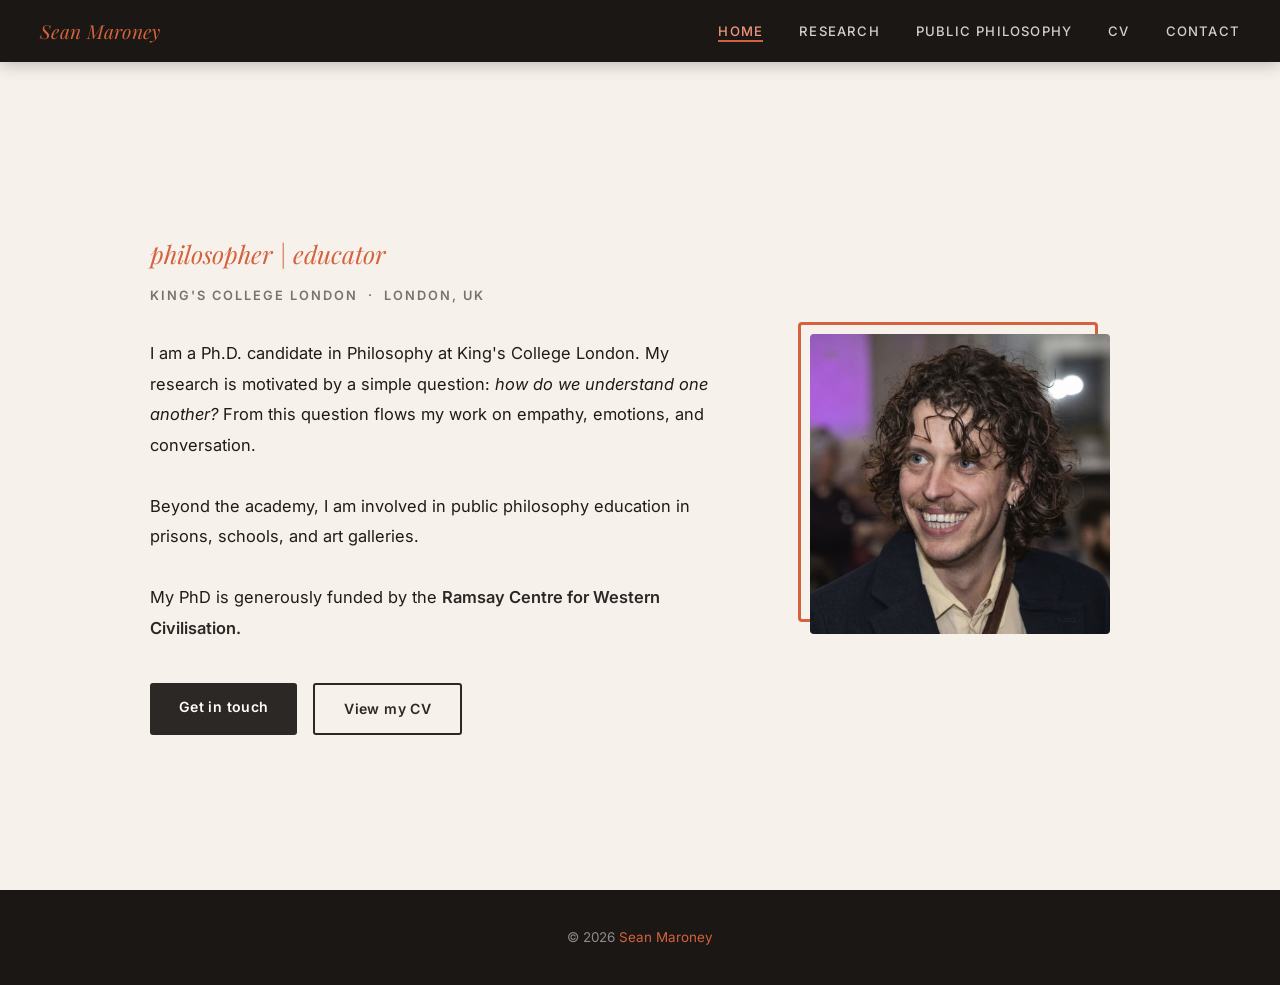
<file: index.html>
<!DOCTYPE html>
<html lang="en">
<head>
  <meta charset="UTF-8" />
  <meta name="viewport" content="width=device-width, initial-scale=1.0" />
  <title>Sean Maroney — Philosophy</title>
  <link rel="preconnect" href="https://fonts.googleapis.com" />
  <link rel="preconnect" href="https://fonts.gstatic.com" crossorigin />
  <link href="https://fonts.googleapis.com/css2?family=Playfair+Display:ital,wght@0,400;0,600;0,700;1,400;1,600&family=Inter:wght@300;400;500;600&display=swap" rel="stylesheet" />
  <link rel="icon" type="image/svg+xml" href="favicon.svg" />
  <link rel="stylesheet" href="style.css" />
</head>
<body>

  <nav>
    <a class="nav-logo" href="index.html">Sean Maroney</a>
    <button class="nav-toggle" aria-label="Toggle navigation" aria-expanded="false">
      <span></span><span></span><span></span>
    </button>
    <ul class="nav-links">
      <li><a href="index.html" class="active">Home</a></li>
      <li><a href="research.html">Research</a></li>
      <li><a href="publicphilosophy.html">Public Philosophy</a></li>
      <li><a href="cv.html">CV</a></li>
      <li><a href="contact.html">Contact</a></li>
    </ul>
  </nav>

  <section id="home">
    <div class="hero-inner">

      <div class="hero-text">
        <p class="hero-subtitle">philosopher | educator</p>
        <p class="hero-affil">King's College London &nbsp;·&nbsp; London, UK</p>
        <p class="hero-bio">
          I am a Ph.D. candidate in Philosophy at King's College London.      
          My research is motivated by a simple question: <em>how do we understand one another?</em>
          From this question flows my work on empathy, emotions, and conversation.       
          <br><br>
          Beyond the academy, I am involved in public philosophy education in prisons, schools, and art galleries.
          <br><br>
          My PhD is generously funded by the <a href="https://ramsaypostgradscholarship.com/about-postgraduate-scholarships/" target="_blank" style="color:var(--navy);font-weight:600;text-decoration:none;" onmouseover="this.style.color='var(--gold)'" onmouseout="this.style.color='var(--navy)'">Ramsay Centre for Western Civilisation.</a>
        </p>
        <div class="hero-btns">
          <a class="btn-solid" href="contact.html">Get in touch</a>
          <a class="btn-outline" href="cv.html">View my CV</a>
        </div>
      </div>

      <div class="hero-photo">
        <div class="photo-frame">
          <img src="headshot4.png" alt="Sean Maroney" />
        </div>
      </div>

    </div>
  </section>

  <footer>
    <p>&copy; 2026 <em>Sean Maroney</em></p>
  </footer>

  <script src="nav.js"></script>
</body>
</html>
</file>
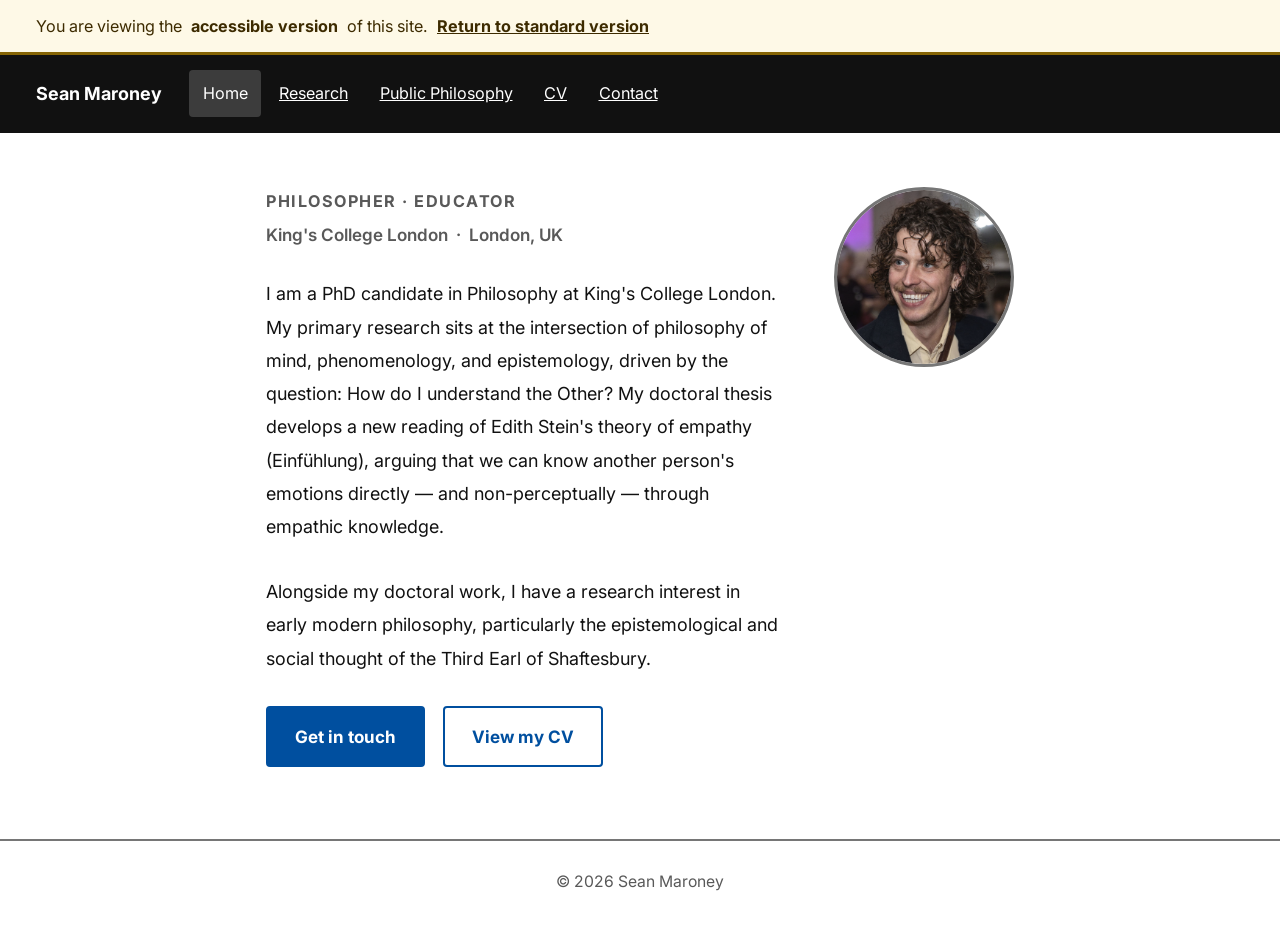
<file: accessible/index.html>
<!DOCTYPE html>
<html lang="en">
<head>
  <meta charset="UTF-8" />
  <meta name="viewport" content="width=device-width, initial-scale=1.0" />
  <title>Sean Maroney — Philosophy (Accessible version)</title>
  <link rel="preconnect" href="https://fonts.googleapis.com" />
  <link rel="preconnect" href="https://fonts.gstatic.com" crossorigin />
  <link href="https://fonts.googleapis.com/css2?family=Inter:wght@300;400;600;700&display=swap" rel="stylesheet" />
  <link rel="stylesheet" href="style.css" />
</head>
<body>

  <a class="skip-link" href="#main-content">Skip to main content</a>

  <div class="mode-banner" role="note">
    You are viewing the <strong>accessible version</strong> of this site.
    <a href="../index.html">Return to standard version</a>
  </div>

  <nav aria-label="Main navigation">
    <a class="nav-logo" href="index.html">Sean Maroney</a>
    <ul class="nav-links">
      <li><a href="index.html" class="active" aria-current="page">Home</a></li>
      <li><a href="research.html">Research</a></li>
      <li><a href="publicphilosophy.html">Public Philosophy</a></li>
      <li><a href="cv.html">CV</a></li>
      <li><a href="contact.html">Contact</a></li>
    </ul>
  </nav>

  <main id="main-content">
    <div class="hero-inner">

      <div class="hero-text">
        <p class="hero-subtitle">Philosopher · Educator</p>
        <p class="hero-affil">King's College London &nbsp;·&nbsp; London, UK</p>
        <p class="hero-bio">
          I am a PhD candidate in Philosophy at King's College London. My primary research sits at
          the intersection of philosophy of mind, phenomenology, and epistemology, driven by the
          question: How do I understand the Other? My doctoral thesis develops a new reading
          of Edith Stein's theory of empathy (Einfühlung), arguing that we can know another
          person's emotions directly — and non-perceptually — through empathic knowledge.
        </p>
        <p class="hero-bio">
          Alongside my doctoral work, I have a research interest in early modern philosophy,
          particularly the epistemological and social thought of the Third Earl of Shaftesbury.
        </p>
        <div class="hero-btns">
          <a class="btn-solid" href="contact.html">Get in touch</a>
          <a class="btn-outline" href="cv.html">View my CV</a>
        </div>
      </div>

      <div class="hero-photo">
        <div class="photo-frame">
          <img src="../headshot4.png" alt="Portrait photograph of Sean Maroney" />
        </div>
      </div>

    </div>
  </main>

  <footer>
    <p>&copy; 2026 Sean Maroney</p>
  </footer>

</body>
</html>
</file>
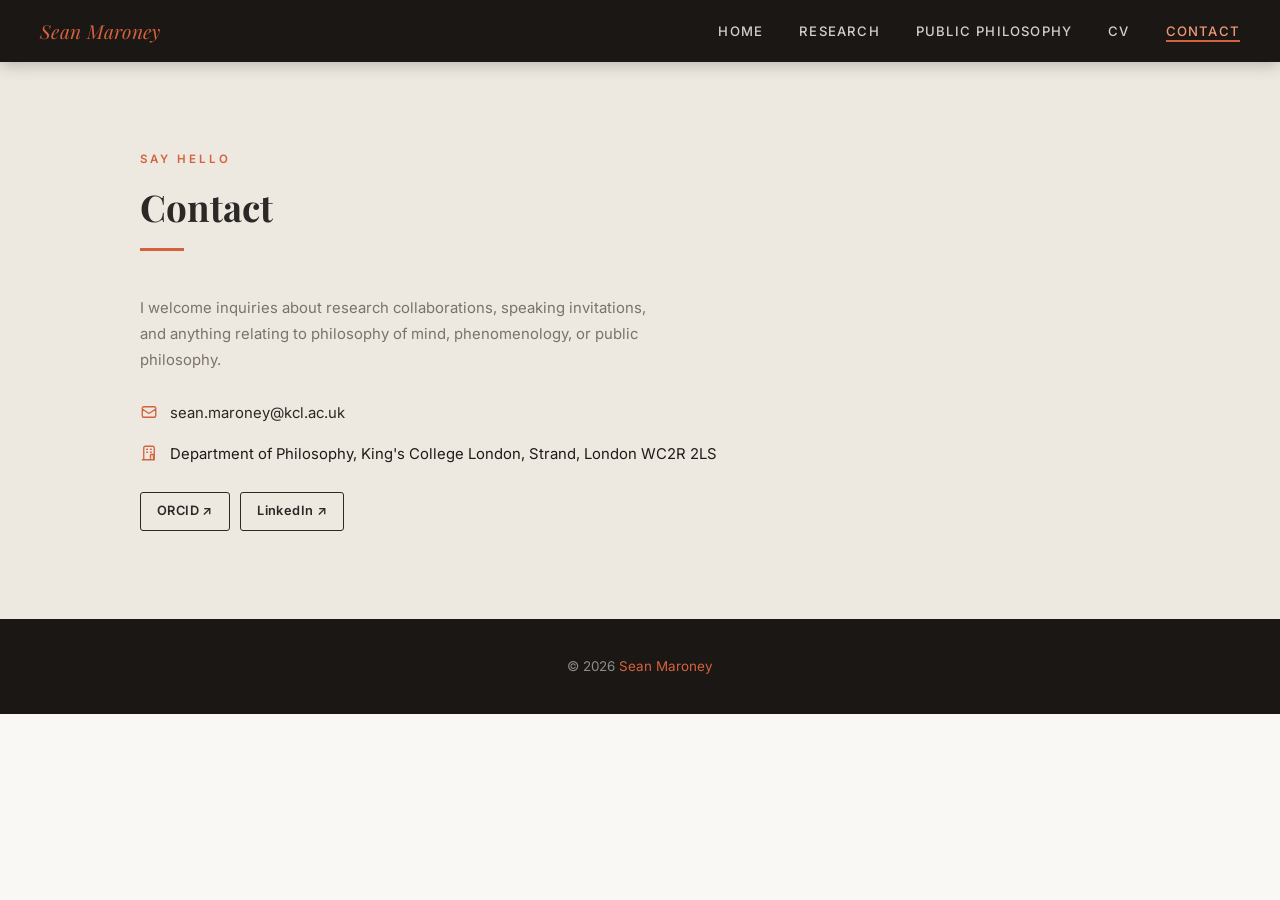
<file: contact.html>
<!DOCTYPE html>
<html lang="en">
<head>
  <meta charset="UTF-8" />
  <meta name="viewport" content="width=device-width, initial-scale=1.0" />
  <title>Contact — Sean Maroney</title>
  <link rel="preconnect" href="https://fonts.googleapis.com" />
  <link rel="preconnect" href="https://fonts.gstatic.com" crossorigin />
  <link href="https://fonts.googleapis.com/css2?family=Playfair+Display:ital,wght@0,400;0,600;0,700;1,400;1,600&family=Inter:wght@300;400;500;600&display=swap" rel="stylesheet" />
  <link rel="icon" type="image/svg+xml" href="favicon.svg" />
  <link rel="stylesheet" href="style.css" />
</head>
<body>

  <nav>
    <a class="nav-logo" href="index.html">Sean Maroney</a>
    <button class="nav-toggle" aria-label="Toggle navigation" aria-expanded="false">
      <span></span><span></span><span></span>
    </button>
    <ul class="nav-links">
      <li><a href="index.html">Home</a></li>
      <li><a href="research.html">Research</a></li>
      <li><a href="publicphilosophy.html">Public Philosophy</a></li>
      <li><a href="cv.html">CV</a></li>
      <li><a href="contact.html" class="active">Contact</a></li>
    </ul>
  </nav>

  <section>
    <div class="sec-inner">
      <p class="sec-label">Say hello</p>
      <h2 class="sec-title">Contact</h2>
      <div class="sec-rule"></div>

      <p style="font-size:0.93rem;color:var(--muted);margin-bottom:1.75rem;line-height:1.75;max-width:520px">
        I welcome inquiries about research collaborations, speaking invitations,
        and anything relating to philosophy of mind, phenomenology, or public philosophy.
      </p>

      <div class="contact-detail">
        <svg xmlns="http://www.w3.org/2000/svg" fill="none" viewBox="0 0 24 24"
             stroke="currentColor" stroke-width="1.8">
          <path stroke-linecap="round" stroke-linejoin="round"
                d="M3 8l7.89 5.26a2 2 0 002.22 0L21 8M5 19h14a2 2 0 002-2V7a2 2 0 00-2-2H5a2 2 0 00-2 2v10a2 2 0 002 2z"/>
        </svg>
        <a href="mailto:sean.maroney@kcl.ac.uk">sean.maroney@kcl.ac.uk</a>
      </div>

      <div class="contact-detail">
        <svg xmlns="http://www.w3.org/2000/svg" fill="none" viewBox="0 0 24 24"
             stroke="currentColor" stroke-width="1.8">
          <path stroke-linecap="round" stroke-linejoin="round"
                d="M19 21V5a2 2 0 00-2-2H7a2 2 0 00-2 2v16m14 0H3m14 0h2M5 21H3
                   M9 7h1m-1 4h1m4-4h1m-1 4h1m-1 8v-4a1 1 0 011-1h2a1 1 0 011 1v4"/>
        </svg>
        <span>Department of Philosophy, King's College London, Strand, London WC2R 2LS</span>
      </div>

      <div class="social-row" style="margin-top:1.5rem">
        <a class="social-btn" href="https://orcid.org/0009-0000-6801-2356" target="_blank">ORCID ↗</a>
        <a class="social-btn" href="https://linkedin.com" target="_blank">LinkedIn ↗</a>
      </div>
    </div>
  </section>

  <footer>
    <p>&copy; 2026 <em>Sean Maroney</em></p>
  </footer>

  <script src="nav.js"></script>
</body>
</html>
</file>
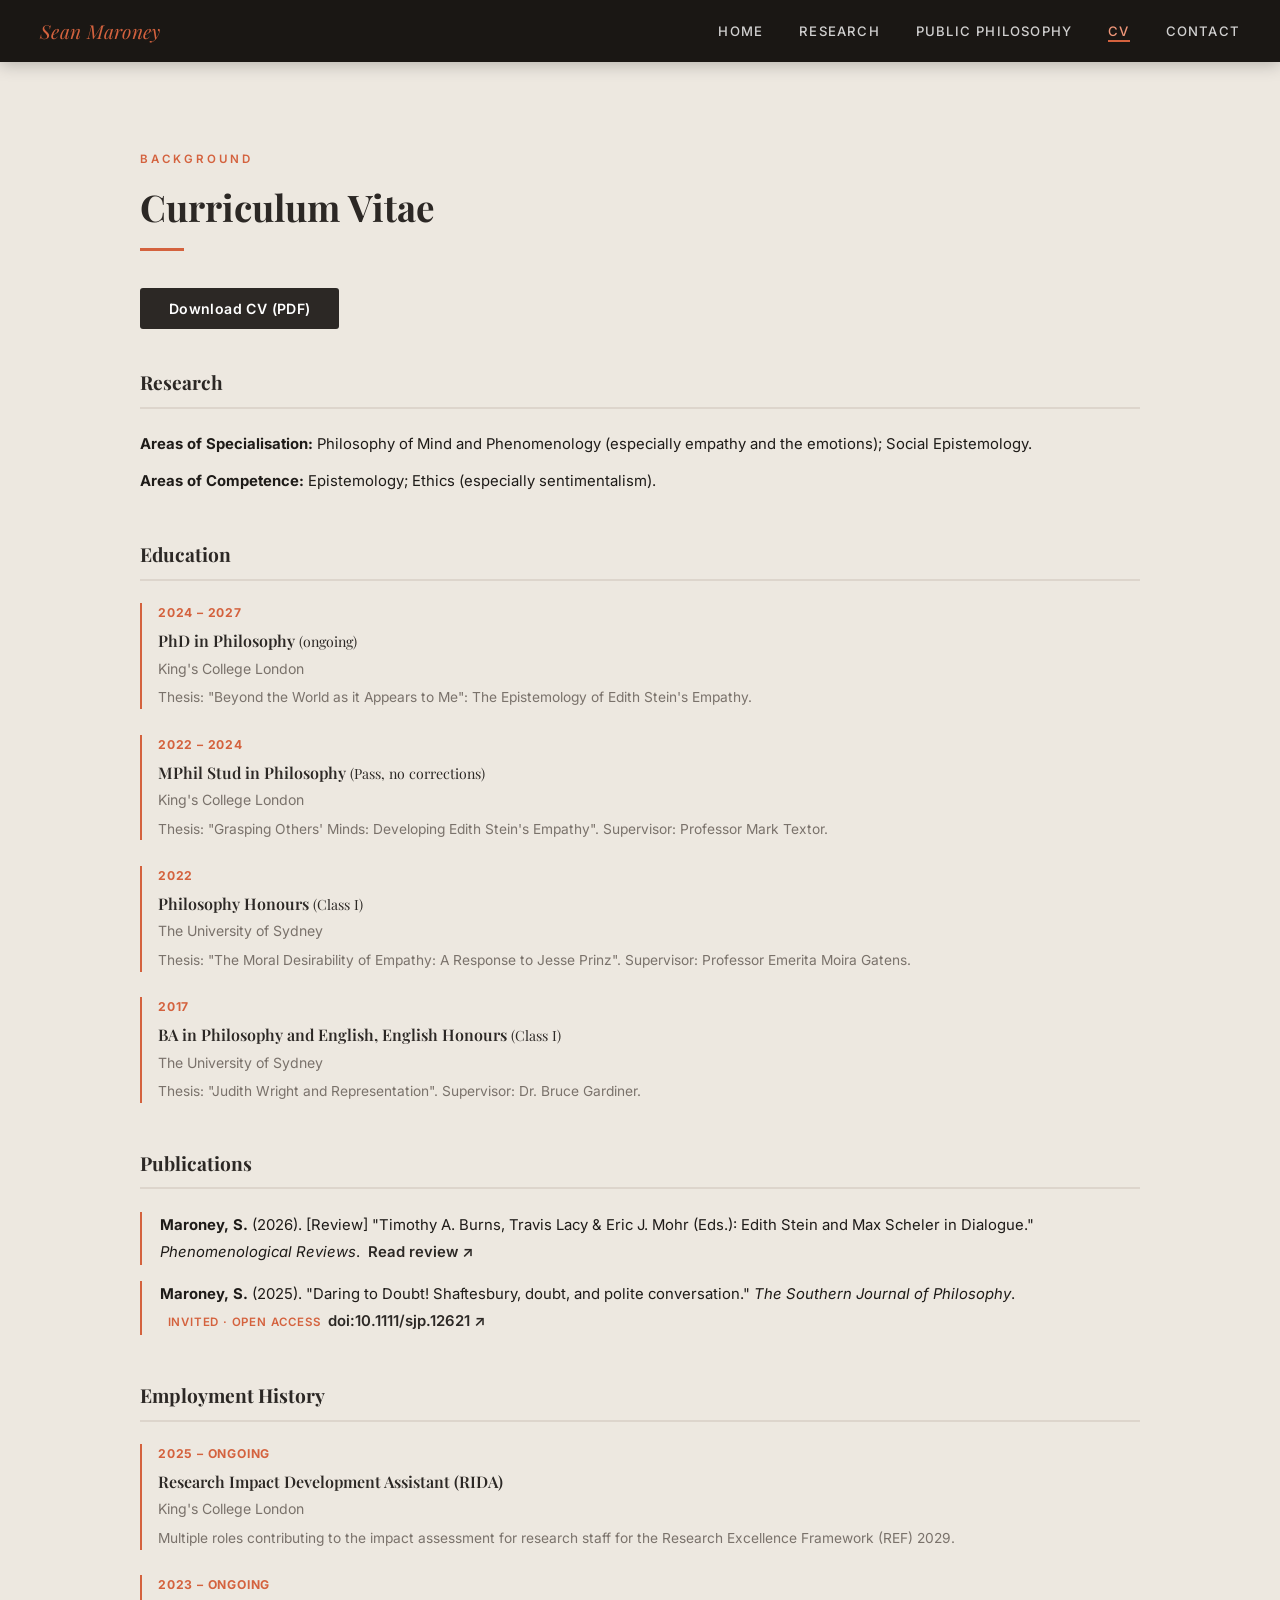
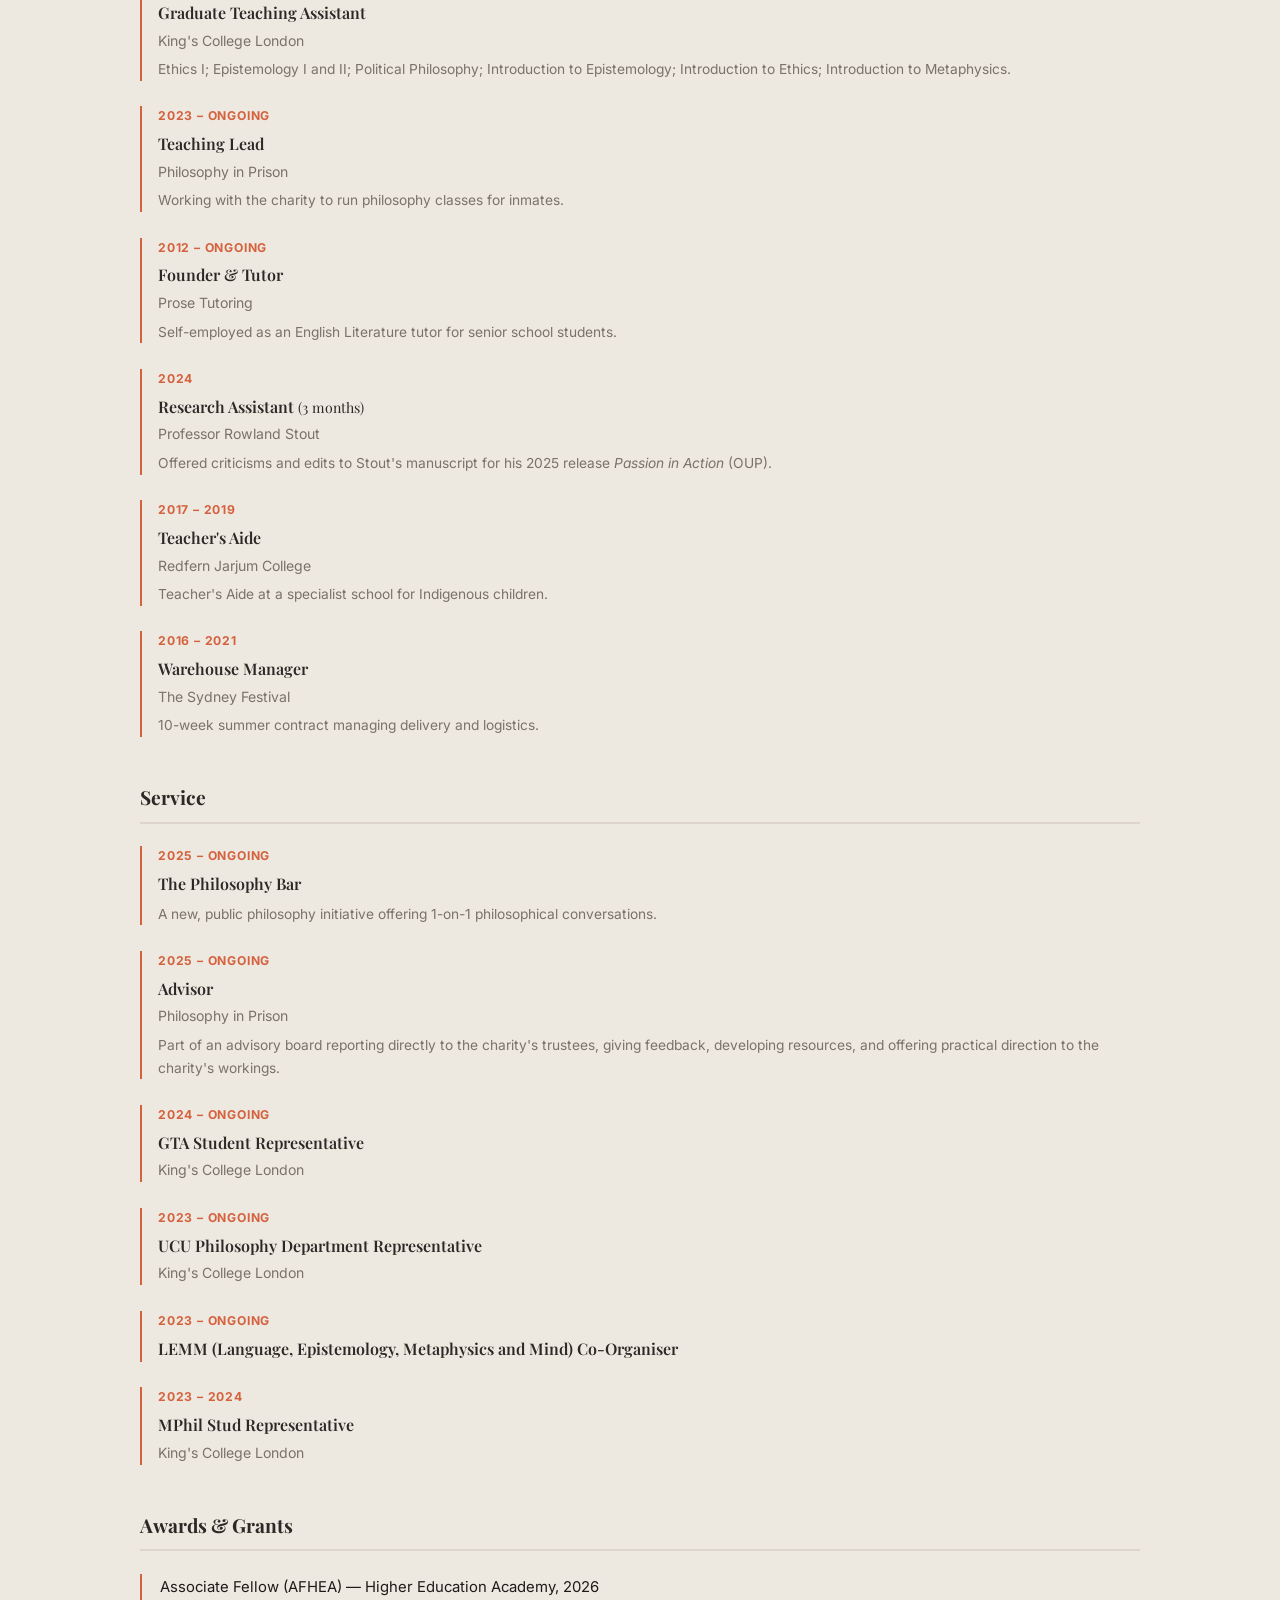
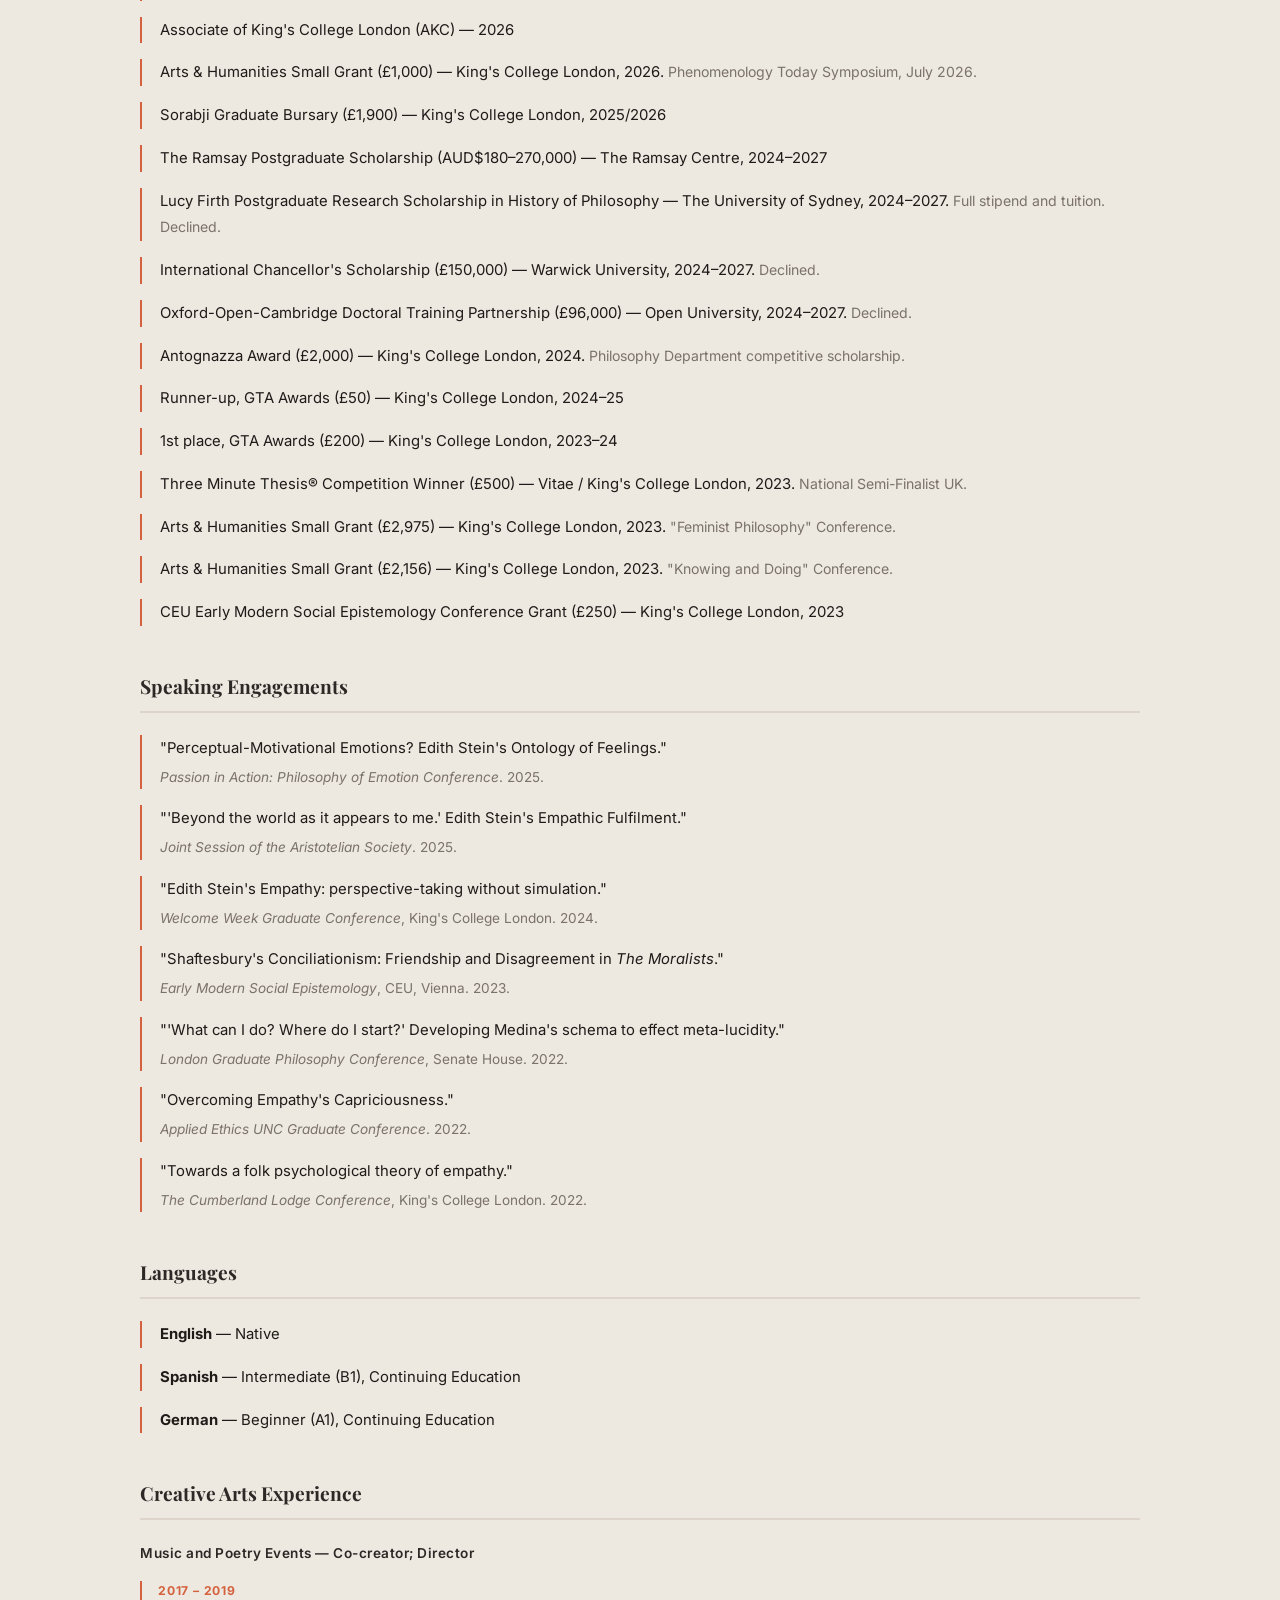
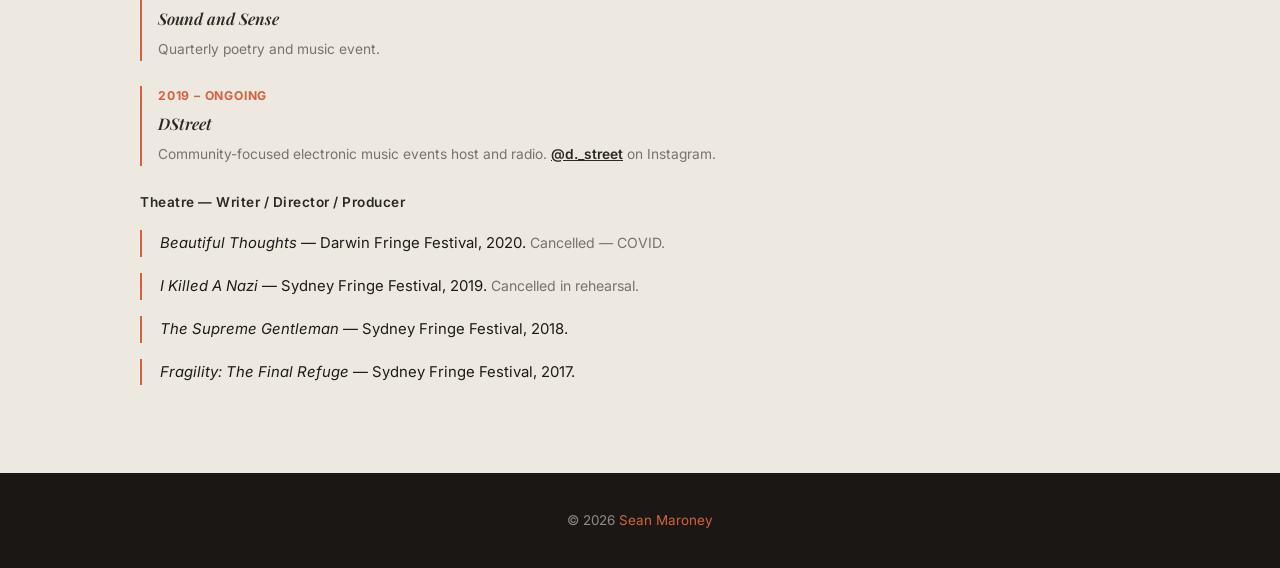
<file: cv.html>
<!DOCTYPE html>
<html lang="en">
<head>
  <meta charset="UTF-8" />
  <meta name="viewport" content="width=device-width, initial-scale=1.0" />
  <title>CV — Sean Maroney</title>
  <link rel="preconnect" href="https://fonts.googleapis.com" />
  <link rel="preconnect" href="https://fonts.gstatic.com" crossorigin />
  <link href="https://fonts.googleapis.com/css2?family=Playfair+Display:ital,wght@0,400;0,600;0,700;1,400;1,600&family=Inter:wght@300;400;500;600&display=swap" rel="stylesheet" />
  <link rel="icon" type="image/svg+xml" href="favicon.svg" />
  <link rel="stylesheet" href="style.css" />
</head>
<body>

  <nav>
    <a class="nav-logo" href="index.html">Sean Maroney</a>
    <button class="nav-toggle" aria-label="Toggle navigation" aria-expanded="false">
      <span></span><span></span><span></span>
    </button>
    <ul class="nav-links">
      <li><a href="index.html">Home</a></li>
      <li><a href="research.html">Research</a></li>
      <li><a href="publicphilosophy.html">Public Philosophy</a></li>
      <li><a href="cv.html" class="active">CV</a></li>
      <li><a href="contact.html">Contact</a></li>
    </ul>
  </nav>

  <section>
    <div class="sec-inner">
      <p class="sec-label">Background</p>
      <h2 class="sec-title">Curriculum Vitae</h2>
      <div class="sec-rule"></div>

      <div style="margin-bottom:2.5rem">
        <a class="btn-solid" href="sean-maroney-cv.pdf" target="_blank">Download CV (PDF)</a>
      </div>

      <!-- Research Interests -->
      <div class="research-sub">
        <h3 class="research-sub-title">Research</h3>
        <p style="font-size:0.93rem;line-height:1.8;margin-bottom:0.6rem;color:var(--text)">
          <strong>Areas of Specialisation:</strong> Philosophy of Mind and Phenomenology (especially empathy and the emotions); Social Epistemology.
        </p>
        <p style="font-size:0.93rem;line-height:1.8;color:var(--text)">
          <strong>Areas of Competence:</strong> Epistemology; Ethics (especially sentimentalism).
        </p>
      </div>

      <!-- Education -->
      <div class="research-sub">
        <h3 class="research-sub-title">Education</h3>

        <div class="cv-entry">
          <p class="cv-year">2024 – 2027</p>
          <p class="cv-role">PhD in Philosophy <span style="font-weight:400;font-size:0.88rem">(ongoing)</span></p>
          <p class="cv-org">King's College London</p>
          <p class="cv-desc">Thesis: "Beyond the World as it Appears to Me": The Epistemology of Edith Stein's Empathy.</p>
        </div>

        <div class="cv-entry">
          <p class="cv-year">2022 – 2024</p>
          <p class="cv-role">MPhil Stud in Philosophy <span style="font-weight:400;font-size:0.88rem">(Pass, no corrections)</span></p>
          <p class="cv-org">King's College London</p>
          <p class="cv-desc">Thesis: "Grasping Others' Minds: Developing Edith Stein's Empathy". Supervisor: Professor Mark Textor.</p>
        </div>

        <div class="cv-entry">
          <p class="cv-year">2022</p>
          <p class="cv-role">Philosophy Honours <span style="font-weight:400;font-size:0.88rem">(Class I)</span></p>
          <p class="cv-org">The University of Sydney</p>
          <p class="cv-desc">Thesis: "The Moral Desirability of Empathy: A Response to Jesse Prinz". Supervisor: Professor Emerita Moira Gatens.</p>
        </div>

        <div class="cv-entry">
          <p class="cv-year">2017</p>
          <p class="cv-role">BA in Philosophy and English, English Honours <span style="font-weight:400;font-size:0.88rem">(Class I)</span></p>
          <p class="cv-org">The University of Sydney</p>
          <p class="cv-desc">Thesis: "Judith Wright and Representation". Supervisor: Dr. Bruce Gardiner.</p>
        </div>
      </div>

      <!-- Publications -->
      <div class="research-sub">
        <h3 class="research-sub-title">Publications</h3>
        <ul class="bib-list">
          <li>
            <strong>Maroney, S.</strong> (2026). [Review] "Timothy A. Burns, Travis Lacy &amp; Eric J. Mohr (Eds.): Edith Stein and Max Scheler in Dialogue." <em>Phenomenological Reviews</em>.
            &nbsp;<a href="https://reviews.ophen.org/2026/06/23/eds-edith-stein-and-max-scheler-in-dialogue/" target="_blank">Read review ↗</a>
          </li>
          <li>
            <strong>Maroney, S.</strong> (2025). "Daring to Doubt! Shaftesbury, doubt, and polite conversation." <em>The Southern Journal of Philosophy</em>.
            <span class="bib-status">Invited · Open access</span>
            &nbsp;<a href="https://doi.org/10.1111/sjp.12621" target="_blank">doi:10.1111/sjp.12621 ↗</a>
          </li>
        </ul>
      </div>

      <!-- Employment -->
      <div class="research-sub">
        <h3 class="research-sub-title">Employment History</h3>

        <div class="cv-entry">
          <p class="cv-year">2025 – ongoing</p>
          <p class="cv-role">Research Impact Development Assistant (RIDA)</p>
          <p class="cv-org">King's College London</p>
          <p class="cv-desc">Multiple roles contributing to the impact assessment for research staff for the Research Excellence Framework (REF) 2029.</p>
        </div>

        <div class="cv-entry">
          <p class="cv-year">2023 – ongoing</p>
          <p class="cv-role">Graduate Teaching Assistant</p>
          <p class="cv-org">King's College London</p>
          <p class="cv-desc">Ethics I; Epistemology I and II; Political Philosophy; Introduction to Epistemology; Introduction to Ethics; Introduction to Metaphysics.</p>
        </div>

        <div class="cv-entry">
          <p class="cv-year">2023 – ongoing</p>
          <p class="cv-role">Teaching Lead</p>
          <p class="cv-org">Philosophy in Prison</p>
          <p class="cv-desc">Working with the charity to run philosophy classes for inmates.</p>
        </div>

        <div class="cv-entry">
          <p class="cv-year">2012 – ongoing</p>
          <p class="cv-role">Founder &amp; Tutor</p>
          <p class="cv-org">Prose Tutoring</p>
          <p class="cv-desc">Self-employed as an English Literature tutor for senior school students.</p>
        </div>

        <div class="cv-entry">
          <p class="cv-year">2024</p>
          <p class="cv-role">Research Assistant <span style="font-weight:400;font-size:0.88rem">(3 months)</span></p>
          <p class="cv-org">Professor Rowland Stout</p>
          <p class="cv-desc">Offered criticisms and edits to Stout's manuscript for his 2025 release <em>Passion in Action</em> (OUP).</p>
        </div>

        <div class="cv-entry">
          <p class="cv-year">2017 – 2019</p>
          <p class="cv-role">Teacher's Aide</p>
          <p class="cv-org">Redfern Jarjum College</p>
          <p class="cv-desc">Teacher's Aide at a specialist school for Indigenous children.</p>
        </div>

        <div class="cv-entry">
          <p class="cv-year">2016 – 2021</p>
          <p class="cv-role">Warehouse Manager</p>
          <p class="cv-org">The Sydney Festival</p>
          <p class="cv-desc">10-week summer contract managing delivery and logistics.</p>
        </div>
      </div>

      <!-- Service -->
      <div class="research-sub">
        <h3 class="research-sub-title">Service</h3>

        <div class="cv-entry">
          <p class="cv-year">2025 – ongoing</p>
          <p class="cv-role">The Philosophy Bar</p>
          <p class="cv-desc">A new, public philosophy initiative offering 1-on-1 philosophical conversations.</p>
        </div>

        <div class="cv-entry">
          <p class="cv-year">2025 – ongoing</p>
          <p class="cv-role">Advisor</p>
          <p class="cv-org">Philosophy in Prison</p>
          <p class="cv-desc">Part of an advisory board reporting directly to the charity's trustees, giving feedback, developing resources, and offering practical direction to the charity's workings.</p>
        </div>

        <div class="cv-entry">
          <p class="cv-year">2024 – ongoing</p>
          <p class="cv-role">GTA Student Representative</p>
          <p class="cv-org">King's College London</p>
        </div>

        <div class="cv-entry">
          <p class="cv-year">2023 – ongoing</p>
          <p class="cv-role">UCU Philosophy Department Representative</p>
          <p class="cv-org">King's College London</p>
        </div>

        <div class="cv-entry">
          <p class="cv-year">2023 – ongoing</p>
          <p class="cv-role">LEMM (Language, Epistemology, Metaphysics and Mind) Co-Organiser</p>
        </div>

        <div class="cv-entry">
          <p class="cv-year">2023 – 2024</p>
          <p class="cv-role">MPhil Stud Representative</p>
          <p class="cv-org">King's College London</p>
        </div>
      </div>

      <!-- Awards & Grants -->
      <div class="research-sub">
        <h3 class="research-sub-title">Awards &amp; Grants</h3>
        <ul class="bib-list">
          <li>Associate Fellow (AFHEA) — Higher Education Academy, 2026</li>
          <li>Associate of King's College London (AKC) — 2026</li>
          <li>Arts &amp; Humanities Small Grant (£1,000) — King's College London, 2026. <span style="color:var(--muted);font-size:0.88rem">Phenomenology Today Symposium, July 2026.</span></li>
          <li>Sorabji Graduate Bursary (£1,900) — King's College London, 2025/2026</li>
          <li>The Ramsay Postgraduate Scholarship (AUD$180–270,000) — The Ramsay Centre, 2024–2027</li>
          <li>Lucy Firth Postgraduate Research Scholarship in History of Philosophy — The University of Sydney, 2024–2027. <span style="color:var(--muted);font-size:0.88rem">Full stipend and tuition. Declined.</span></li>
          <li>International Chancellor's Scholarship (£150,000) — Warwick University, 2024–2027. <span style="color:var(--muted);font-size:0.88rem">Declined.</span></li>
          <li>Oxford-Open-Cambridge Doctoral Training Partnership (£96,000) — Open University, 2024–2027. <span style="color:var(--muted);font-size:0.88rem">Declined.</span></li>
          <li>Antognazza Award (£2,000) — King's College London, 2024. <span style="color:var(--muted);font-size:0.88rem">Philosophy Department competitive scholarship.</span></li>
          <li>Runner-up, GTA Awards (£50) — King's College London, 2024–25</li>
          <li>1st place, GTA Awards (£200) — King's College London, 2023–24</li>
          <li>Three Minute Thesis® Competition Winner (£500) — Vitae / King's College London, 2023. <span style="color:var(--muted);font-size:0.88rem">National Semi-Finalist UK.</span></li>
          <li>Arts &amp; Humanities Small Grant (£2,975) — King's College London, 2023. <span style="color:var(--muted);font-size:0.88rem">"Feminist Philosophy" Conference.</span></li>
          <li>Arts &amp; Humanities Small Grant (£2,156) — King's College London, 2023. <span style="color:var(--muted);font-size:0.88rem">"Knowing and Doing" Conference.</span></li>
          <li>CEU Early Modern Social Epistemology Conference Grant (£250) — King's College London, 2023</li>
        </ul>
      </div>

      <!-- Speaking Engagements -->
      <div class="research-sub">
        <h3 class="research-sub-title">Speaking Engagements</h3>
        <ul class="bib-list">
          <li>"Perceptual-Motivational Emotions? Edith Stein's Ontology of Feelings."
            <span class="conf-meta"><em>Passion in Action: Philosophy of Emotion Conference</em>. 2025.</span></li>
          <li>"'Beyond the world as it appears to me.' Edith Stein's Empathic Fulfilment."
            <span class="conf-meta"><em>Joint Session of the Aristotelian Society</em>. 2025.</span></li>
          <li>"Edith Stein's Empathy: perspective-taking without simulation."
            <span class="conf-meta"><em>Welcome Week Graduate Conference</em>, King's College London. 2024.</span></li>
          <li>"Shaftesbury's Conciliationism: Friendship and Disagreement in <em>The Moralists</em>."
            <span class="conf-meta"><em>Early Modern Social Epistemology</em>, CEU, Vienna. 2023.</span></li>
          <li>"'What can I do? Where do I start?' Developing Medina's schema to effect meta-lucidity."
            <span class="conf-meta"><em>London Graduate Philosophy Conference</em>, Senate House. 2022.</span></li>
          <li>"Overcoming Empathy's Capriciousness."
            <span class="conf-meta"><em>Applied Ethics UNC Graduate Conference</em>. 2022.</span></li>
          <li>"Towards a folk psychological theory of empathy."
            <span class="conf-meta"><em>The Cumberland Lodge Conference</em>, King's College London. 2022.</span></li>
        </ul>
      </div>

      <!-- Languages -->
      <div class="research-sub">
        <h3 class="research-sub-title">Languages</h3>
        <ul class="bib-list">
          <li><strong>English</strong> — Native</li>
          <li><strong>Spanish</strong> — Intermediate (B1), Continuing Education</li>
          <li><strong>German</strong> — Beginner (A1), Continuing Education</li>
        </ul>
      </div>

      <!-- Creative Arts -->
      <div class="research-sub">
        <h3 class="research-sub-title">Creative Arts Experience</h3>

        <p style="font-size:0.85rem;font-weight:600;letter-spacing:0.5px;color:var(--navy);margin-bottom:1rem">Music and Poetry Events — Co-creator; Director</p>
        <div class="cv-entry">
          <p class="cv-year">2017 – 2019</p>
          <p class="cv-role"><em>Sound and Sense</em></p>
          <p class="cv-desc">Quarterly poetry and music event.</p>
        </div>
        <div class="cv-entry">
          <p class="cv-year">2019 – ongoing</p>
          <p class="cv-role"><em>DStreet</em></p>
          <p class="cv-desc">Community-focused electronic music events host and radio. <a href="https://www.instagram.com/d._street/" target="_blank" style="color:var(--navy);font-weight:600">@d._street</a> on Instagram.</p>
        </div>

        <p style="font-size:0.85rem;font-weight:600;letter-spacing:0.5px;color:var(--navy);margin-bottom:1rem;margin-top:1.5rem">Theatre — Writer / Director / Producer</p>
        <ul class="bib-list">
          <li><em>Beautiful Thoughts</em> — Darwin Fringe Festival, 2020. <span style="color:var(--muted);font-size:0.88rem">Cancelled — COVID.</span></li>
          <li><em>I Killed A Nazi</em> — Sydney Fringe Festival, 2019. <span style="color:var(--muted);font-size:0.88rem">Cancelled in rehearsal.</span></li>
          <li><em>The Supreme Gentleman</em> — Sydney Fringe Festival, 2018.</li>
          <li><em>Fragility: The Final Refuge</em> — Sydney Fringe Festival, 2017.</li>
        </ul>
      </div>

    </div>
  </section>

  <footer>
    <p>&copy; 2026 <em>Sean Maroney</em></p>
  </footer>

  <script src="nav.js"></script>
</body>
</html>
</file>
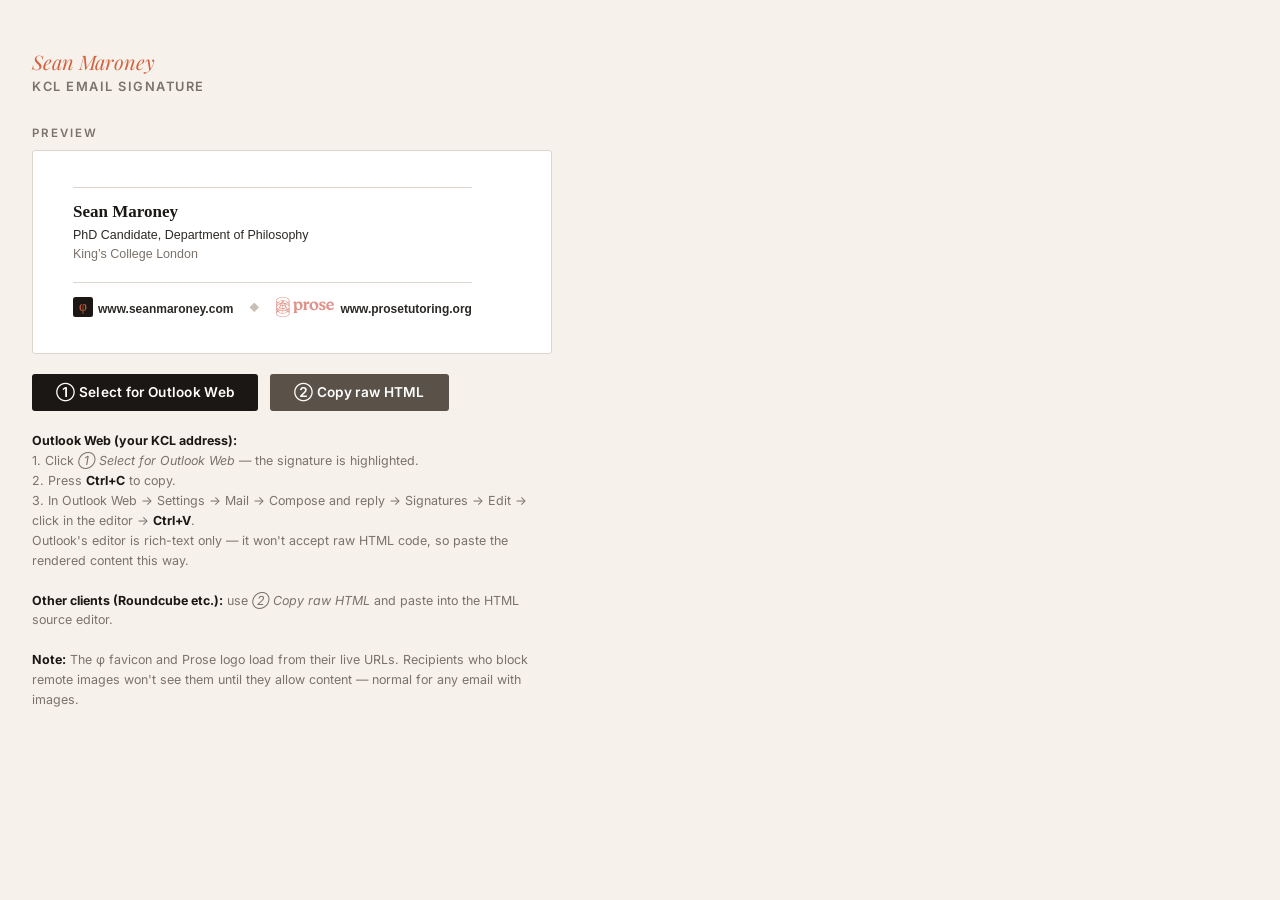
<file: kcl-signature.html>
<!DOCTYPE html>
<html lang="en">
<head>
  <meta charset="UTF-8">
  <meta name="viewport" content="width=device-width, initial-scale=1">
  <title>KCL Email Signature — Sean Maroney</title>
  <link rel="preconnect" href="https://fonts.googleapis.com">
  <link href="https://fonts.googleapis.com/css2?family=Playfair+Display:ital,wght@0,600&family=Inter:wght@400;500;600&display=swap" rel="stylesheet">
  <style>
    *, *::before, *::after { box-sizing: border-box; margin: 0; padding: 0; }
    body {
      font-family: 'Inter', Arial, sans-serif;
      background: #F6F1EB;
      padding: 3rem 2rem;
      color: #1E1B18;
    }
    .page-title {
      font-family: 'Playfair Display', Georgia, serif;
      font-style: italic;
      font-size: 1.25rem;
      color: #D4623E;
      margin-bottom: 0.25rem;
    }
    .page-sub {
      font-size: 0.8rem;
      font-weight: 600;
      letter-spacing: 1.5px;
      text-transform: uppercase;
      color: #7A726B;
      margin-bottom: 2rem;
    }
    .preview-label {
      font-size: 0.72rem;
      font-weight: 600;
      letter-spacing: 2px;
      text-transform: uppercase;
      color: #7A726B;
      margin-bottom: 0.6rem;
    }
    .preview-wrap {
      background: white;
      border: 1px solid #DDD5CC;
      border-radius: 3px;
      padding: 2.25rem 2.5rem;
      max-width: 520px;
      margin-bottom: 1.25rem;
    }
    .btn {
      display: inline-block;
      background: #1A1714;
      color: white;
      border: none;
      padding: 0.65rem 1.5rem;
      font-family: 'Inter', Arial, sans-serif;
      font-size: 0.85rem;
      font-weight: 600;
      letter-spacing: 0.3px;
      border-radius: 3px;
      cursor: pointer;
      transition: background 0.2s;
    }
    .btn:hover { background: #D4623E; }
    .note {
      font-size: 0.78rem;
      color: #7A726B;
      margin-top: 0.75rem;
      line-height: 1.6;
      max-width: 520px;
    }
    .note strong { color: #1A1714; }
  </style>
</head>
<body>

  <p class="page-title">Sean Maroney</p>
  <p class="page-sub">KCL Email Signature</p>

  <p class="preview-label">Preview</p>

  <div class="preview-wrap">
    <div id="sig">

<!-- ═══════════════════════════════════════════════════════════
     SIGNATURE — paste the table below into your email client
════════════════════════════════════════════════════════════ -->
<table cellpadding="0" cellspacing="0" border="0" style="max-width:480px;">
  <tr>
    <td height="1" bgcolor="#DDD5CC" style="height:1px;background-color:#DDD5CC;font-size:0;line-height:0;padding:0;">&nbsp;</td>
  </tr>
  <tr>
    <td style="height:14px;font-size:0;line-height:0;">&nbsp;</td>
  </tr>
  <tr>
    <td style="font-family:Georgia,'Times New Roman',serif;font-size:17px;font-weight:bold;color:#1A1714;padding-bottom:5px;line-height:1.2;">
      Sean Maroney
    </td>
  </tr>
  <tr>
    <td style="font-family:Arial,Helvetica,sans-serif;font-size:12.5px;color:#2C2825;padding-bottom:2px;line-height:1.4;">
      PhD Candidate, Department of Philosophy
    </td>
  </tr>
  <tr>
    <td style="font-family:Arial,Helvetica,sans-serif;font-size:12.5px;color:#7A726B;padding-bottom:18px;line-height:1.4;">
      King&#8217;s College London
    </td>
  </tr>
  <tr>
    <td height="1" bgcolor="#DDD5CC" style="height:1px;background-color:#DDD5CC;font-size:0;line-height:0;padding:0;">&nbsp;</td>
  </tr>
  <tr>
    <td style="height:14px;font-size:0;line-height:0;">&nbsp;</td>
  </tr>
  <tr>
    <td style="white-space:nowrap;">
      <table cellpadding="0" cellspacing="0" border="0">
        <tr>
          <td style="vertical-align:middle;padding-right:5px;">
            <a href="https://www.seanmaroney.com" style="border:0;text-decoration:none;">
              <img src="[data-uri]" width="20" height="20" alt="" style="display:block;border:0;outline:none;">
            </a>
          </td>
          <td style="vertical-align:middle;padding-right:16px;">
            <a href="https://www.seanmaroney.com" style="font-family:Arial,Helvetica,sans-serif;font-size:12px;color:#2C2825;text-decoration:none;font-weight:600;">www.seanmaroney.com</a>
          </td>
          <td style="vertical-align:middle;padding-right:16px;color:#c8bfb7;font-size:10px;">◆</td>
          <td style="vertical-align:middle;padding-right:6px;">
            <a href="https://www.prosetutoring.org" style="border:0;text-decoration:none;">
              <img src="[data-uri]" width="58" height="20" alt="Prose" style="display:block;border:0;outline:none;">
            </a>
          </td>
          <td style="vertical-align:middle;">
            <a href="https://www.prosetutoring.org" style="font-family:Arial,Helvetica,sans-serif;font-size:12px;color:#2C2825;text-decoration:none;font-weight:600;">www.prosetutoring.org</a>
          </td>
        </tr>
      </table>
    </td>
  </tr>
</table>
<!-- ═══════════════════════════════════════════════════════════ -->

    </div>
  </div>

  <div style="display:flex;gap:0.75rem;flex-wrap:wrap;margin-bottom:1.25rem;">
    <button class="btn" onclick="selectForOutlook()">① Select for Outlook Web</button>
    <button class="btn" style="background:#5a5249;" onclick="copySig()">② Copy raw HTML</button>
  </div>

  <div class="note">
    <strong>Outlook Web (your KCL address):</strong><br>
    1. Click <em>① Select for Outlook Web</em> — the signature is highlighted.<br>
    2. Press <strong>Ctrl+C</strong> to copy.<br>
    3. In Outlook Web → Settings → Mail → Compose and reply → Signatures → Edit → click in the editor → <strong>Ctrl+V</strong>.<br>
    Outlook's editor is rich-text only — it won't accept raw HTML code, so paste the rendered content this way.<br><br>
    <strong>Other clients (Roundcube etc.):</strong> use <em>② Copy raw HTML</em> and paste into the HTML source editor.<br><br>
    <strong>Note:</strong> The φ favicon and Prose logo load from their live URLs. Recipients who block remote images won't see them until they allow content — normal for any email with images.
  </div>

  <script>
    function selectForOutlook() {
      var el = document.getElementById('sig');
      var range = document.createRange();
      range.selectNodeContents(el);
      var sel = window.getSelection();
      sel.removeAllRanges();
      sel.addRange(range);
    }

    function copySig() {
      var inner = document.getElementById('sig').innerHTML;
      var clean = inner
        .replace(/<!--[\s\S]*?-->/g, '')
        .replace(/[ \t]+\n/g, '\n')
        .replace(/\n{3,}/g, '\n\n')
        .trim();
      navigator.clipboard.writeText(clean).then(function () {
        var btns = document.querySelectorAll('.btn');
        btns[1].textContent = 'Copied!';
        setTimeout(function () { btns[1].textContent = '② Copy raw HTML'; }, 2200);
      });
    }
  </script>

</body>
</html>
</file>
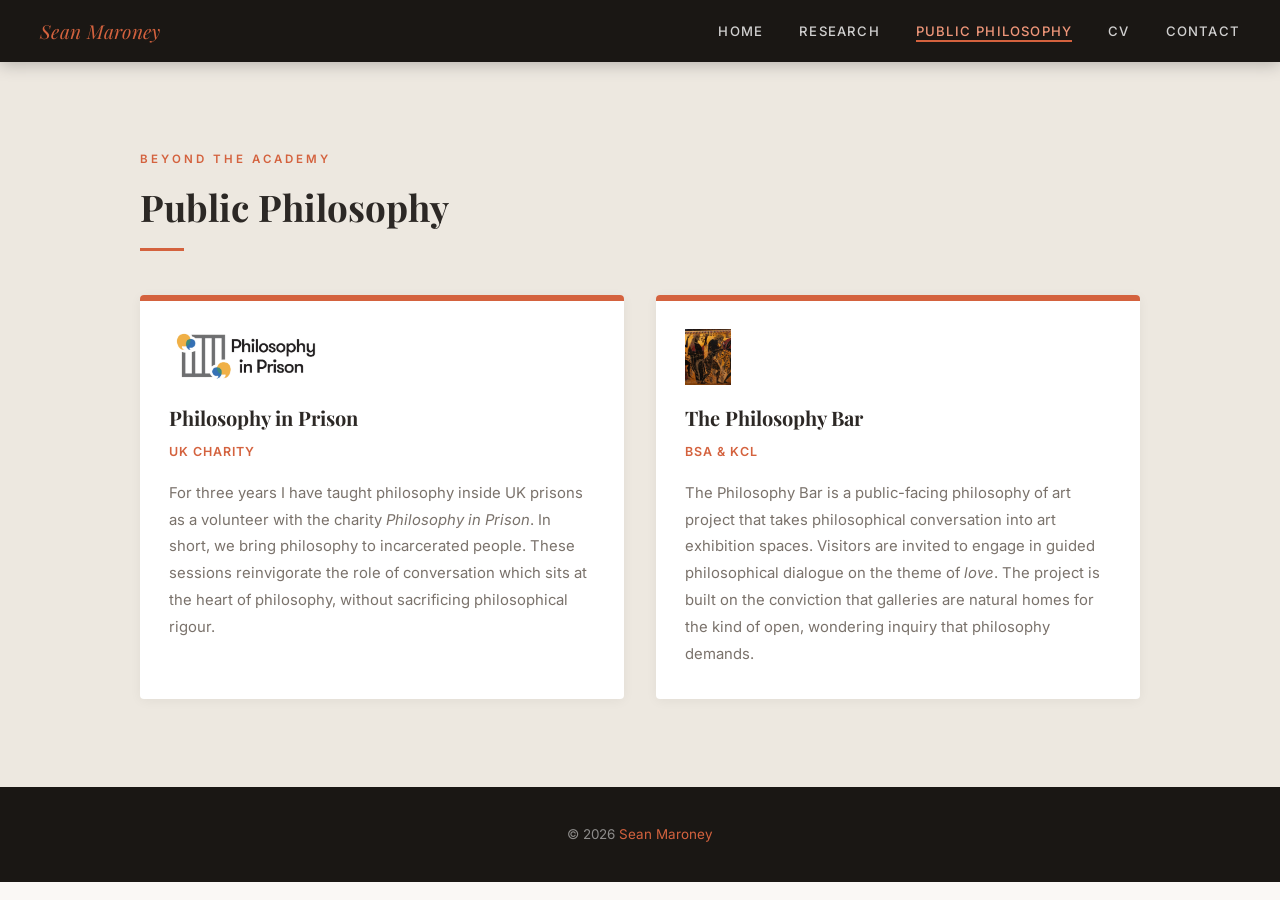
<file: publicphilosophy.html>
<!DOCTYPE html>
<html lang="en">
<head>
  <meta charset="UTF-8" />
  <meta name="viewport" content="width=device-width, initial-scale=1.0" />
  <title>Public Philosophy — Sean Maroney</title>
  <link rel="preconnect" href="https://fonts.googleapis.com" />
  <link rel="preconnect" href="https://fonts.gstatic.com" crossorigin />
  <link href="https://fonts.googleapis.com/css2?family=Playfair+Display:ital,wght@0,400;0,600;0,700;1,400;1,600&family=Inter:wght@300;400;500;600&display=swap" rel="stylesheet" />
  <link rel="icon" type="image/svg+xml" href="favicon.svg" />
  <link rel="stylesheet" href="style.css" />
</head>
<body>

  <nav>
    <a class="nav-logo" href="index.html">Sean Maroney</a>
    <button class="nav-toggle" aria-label="Toggle navigation" aria-expanded="false">
      <span></span><span></span><span></span>
    </button>
    <ul class="nav-links">
      <li><a href="index.html">Home</a></li>
      <li><a href="research.html">Research</a></li>
      <li><a href="publicphilosophy.html" class="active">Public Philosophy</a></li>
      <li><a href="cv.html">CV</a></li>
      <li><a href="contact.html">Contact</a></li>
    </ul>
  </nav>

  <section>
    <div class="sec-inner">
      <p class="sec-label">Beyond the academy</p>
      <h2 class="sec-title">Public Philosophy</h2>
      <div class="sec-rule"></div>

      <div class="public-grid">

        <div class="public-card">
          <div class="public-card-band"></div>
          <div class="public-card-body">
            <img src="pip-logo.png" alt="Philosophy in Prison" style="height:56px;width:auto;object-fit:contain;margin-bottom:1rem;display:block;" />
            <h3><a href="https://www.philosophyinprison.com/" target="_blank" style="color:inherit;text-decoration:none;">Philosophy in Prison</a></h3>
            <p class="public-meta">UK charity </p>
            <p>
              For three years I have taught philosophy inside UK prisons as a volunteer with the
              charity <em>Philosophy in Prison</em>. In short, we bring philosophy to incarcerated
              people. These sessions reinvigorate the role of conversation which sits at the heart
               of philosophy, without sacrificing philosophical rigour.
            </p>
          </div>
        </div>

        <div class="public-card">
          <div class="public-card-band"></div>
          <div class="public-card-body">
            <img src="Philosophybar.png" alt="The Philosophy Bar" style="height:56px;width:auto;object-fit:contain;margin-bottom:1rem;display:block;" />
            <h3>The Philosophy Bar</h3>
            <p class="public-meta">BSA & KCL</p>
            <p>
              The Philosophy Bar is a public-facing philosophy of art project that takes
              philosophical conversation into art exhibition spaces. Visitors are invited to
              engage in guided philosophical dialogue on the theme of <em>love</em>.
              The project is built on the conviction that galleries are natural homes for the
              kind of open, wondering inquiry that philosophy demands.
            </p>
          </div>
        </div>

      </div>
    </div>
  </section>

  <footer>
    <p>&copy; 2026 <em>Sean Maroney</em></p>
  </footer>

  <script src="nav.js"></script>
</body>
</html>
</file>
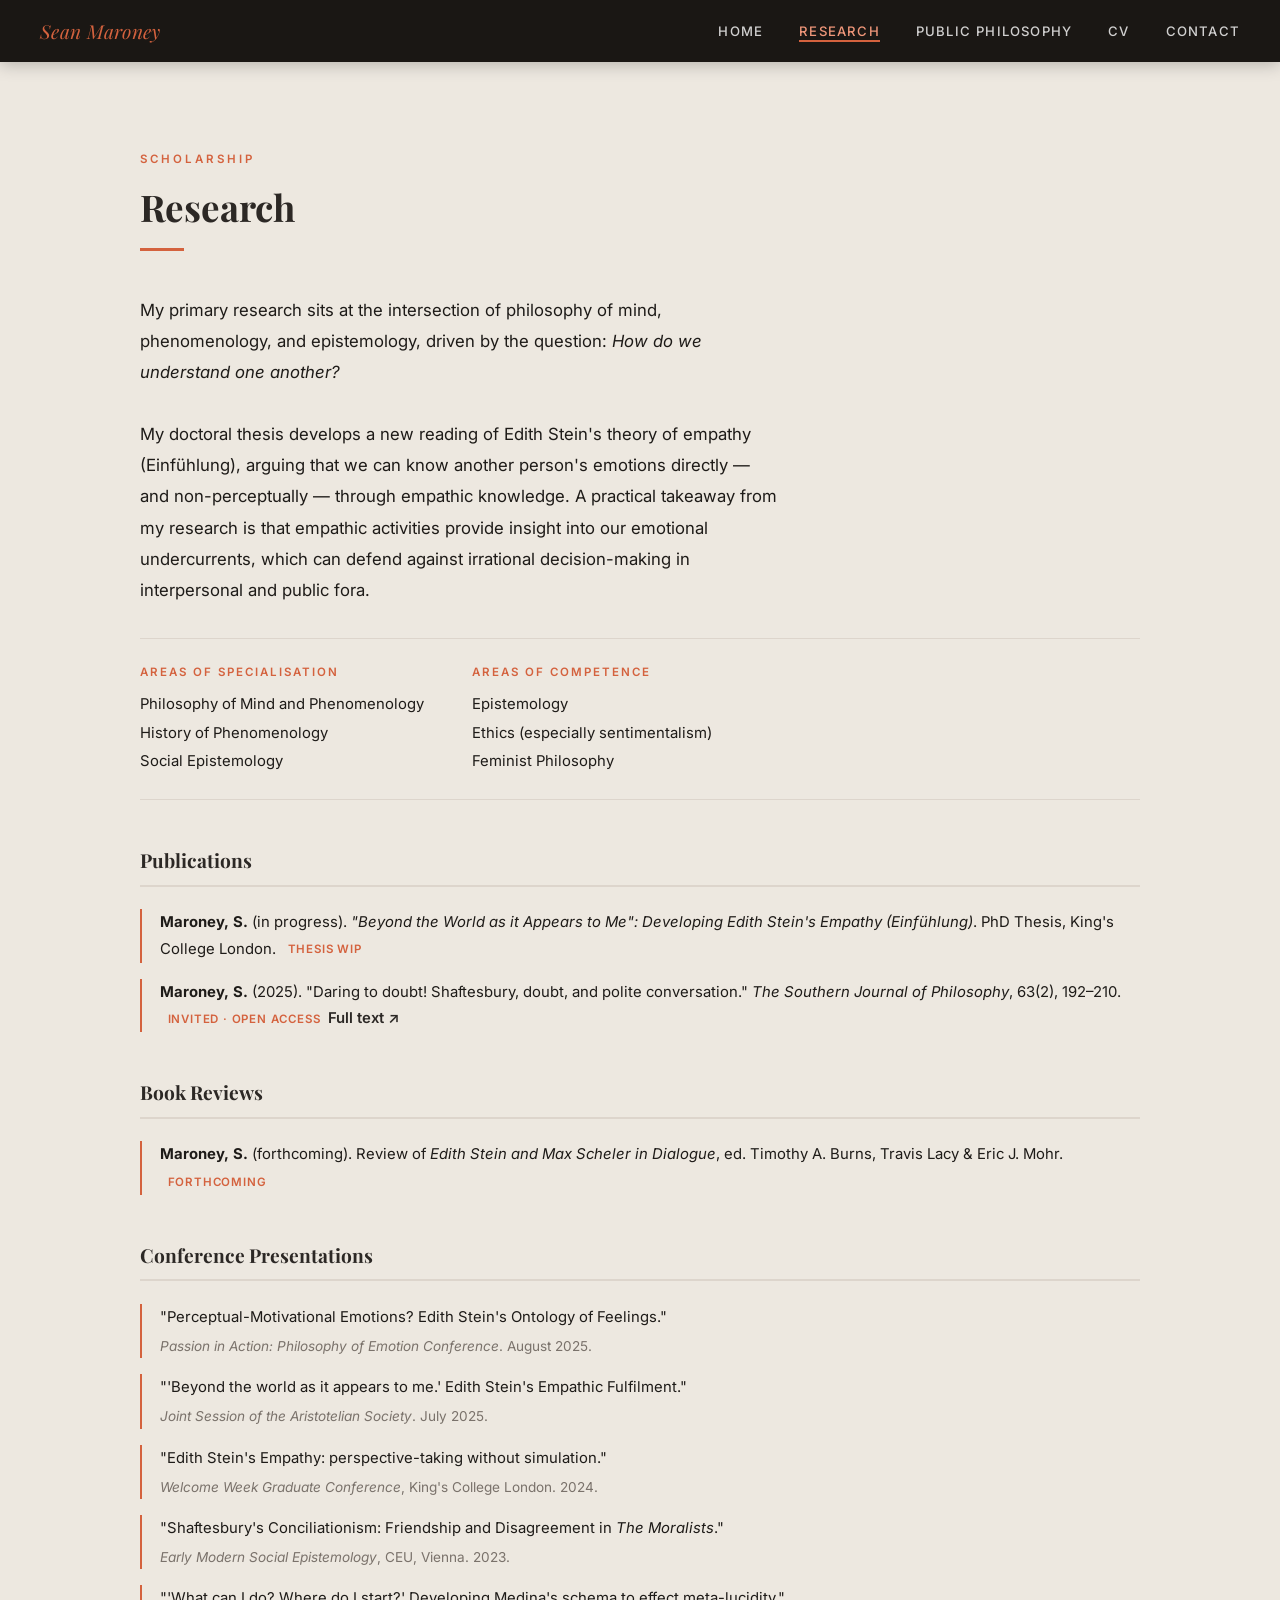
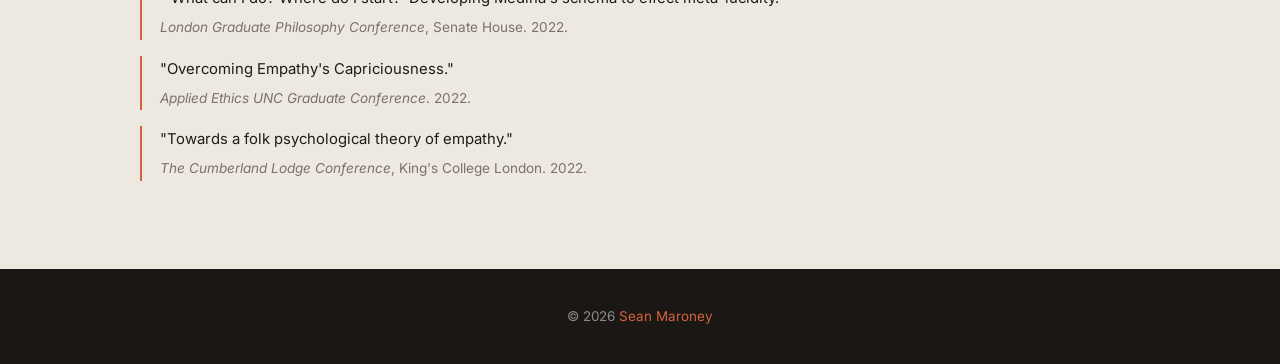
<file: research.html>
<!DOCTYPE html>
<html lang="en">
<head>
  <meta charset="UTF-8" />
  <meta name="viewport" content="width=device-width, initial-scale=1.0" />
  <title>Research — Sean Maroney</title>
  <link rel="preconnect" href="https://fonts.googleapis.com" />
  <link rel="preconnect" href="https://fonts.gstatic.com" crossorigin />
  <link href="https://fonts.googleapis.com/css2?family=Playfair+Display:ital,wght@0,400;0,600;0,700;1,400;1,600&family=Inter:wght@300;400;500;600&display=swap" rel="stylesheet" />
  <link rel="icon" type="image/svg+xml" href="favicon.svg" />
  <link rel="stylesheet" href="style.css" />
</head>
<body>

  <nav>
    <a class="nav-logo" href="index.html">Sean Maroney</a>
    <button class="nav-toggle" aria-label="Toggle navigation" aria-expanded="false">
      <span></span><span></span><span></span>
    </button>
    <ul class="nav-links">
      <li><a href="index.html">Home</a></li>
      <li><a href="research.html" class="active">Research</a></li>
      <li><a href="publicphilosophy.html">Public Philosophy</a></li>
      <li><a href="cv.html">CV</a></li>
      <li><a href="contact.html">Contact</a></li>
    </ul>
  </nav>

  <section>
    <div class="sec-inner">
      <p class="sec-label">Scholarship</p>
      <h2 class="sec-title">Research</h2>
      <div class="sec-rule"></div>

      <p style="font-size:1.05rem;line-height:1.85;max-width:640px;margin-bottom:2rem;color:var(--text)">
              My primary research sits at
          the intersection of philosophy of mind, phenomenology, and epistemology, driven by the
          question: <em>How do we understand one another?</em> 
          <br><br>
          My doctoral thesis develops a new reading of Edith Stein's theory of empathy (Einfühlung), 
          arguing that we can know another person's emotions directly — and non-perceptually — through
           empathic knowledge. A practical takeaway from my research is that empathic activities provide 
           insight into our emotional undercurrents, which can defend against irrational decision-making in 
           interpersonal and public fora.
      </p>

      <div style="display:flex;gap:3rem;flex-wrap:wrap;padding:1.5rem 0;border-top:1px solid var(--border);border-bottom:1px solid var(--border);margin-bottom:0.5rem">
        <div>
          <p style="font-size:0.72rem;font-weight:600;letter-spacing:2px;text-transform:uppercase;color:var(--gold);margin-bottom:0.5rem">Areas of Specialisation</p>
          <ul style="list-style:none;font-size:0.93rem;color:var(--text);line-height:1.9">
            <li>Philosophy of Mind and Phenomenology</li>
            <li>History of Phenomenology</li>
            <li>Social Epistemology</li>
          </ul>
        </div>
        <div>
          <p style="font-size:0.72rem;font-weight:600;letter-spacing:2px;text-transform:uppercase;color:var(--gold);margin-bottom:0.5rem">Areas of Competence</p>
          <ul style="list-style:none;font-size:0.93rem;color:var(--text);line-height:1.9">
            <li>Epistemology</li>
            <li>Ethics (especially sentimentalism)</li>
            <li>Feminist Philosophy</li>
          </ul>
        </div>
      </div>

      <div class="research-sub">
        <h3 class="research-sub-title">Publications</h3>
        <ul class="bib-list">
          <li>
            <strong>Maroney, S.</strong> (in progress). <em>"Beyond the World as it Appears to Me": Developing Edith Stein's Empathy (Einfühlung)</em>. PhD Thesis, King's College London.
            <span class="bib-status">Thesis WIP</span>
          </li>
          <li>
            <strong>Maroney, S.</strong> (2025). "Daring to doubt! Shaftesbury, doubt, and polite conversation." <em>The Southern Journal of Philosophy</em>, 63(2), 192–210.
            <span class="bib-status">Invited · Open access</span>
            &nbsp;<a href="https://doi.org/10.1111/sjp.12621" target="_blank">Full text ↗</a>
          </li>
        </ul>
      </div>

      <div class="research-sub">
        <h3 class="research-sub-title">Book Reviews</h3>
        <ul class="bib-list">
          <li>
            <strong>Maroney, S.</strong> (forthcoming). Review of <em>Edith Stein and Max Scheler in Dialogue</em>, ed. Timothy A. Burns, Travis Lacy &amp; Eric J. Mohr.
            <span class="bib-status">Forthcoming</span>
          </li>
        </ul>
      </div>

      <div class="research-sub">
        <h3 class="research-sub-title">Conference Presentations</h3>
        <ul class="bib-list">
          <li>"Perceptual-Motivational Emotions? Edith Stein's Ontology of Feelings."
            <span class="conf-meta"><em>Passion in Action: Philosophy of Emotion Conference</em>. August 2025.</span></li>
          <li>"'Beyond the world as it appears to me.' Edith Stein's Empathic Fulfilment."
            <span class="conf-meta"><em>Joint Session of the Aristotelian Society</em>. July 2025.</span></li>
          <li>"Edith Stein's Empathy: perspective-taking without simulation."
            <span class="conf-meta"><em>Welcome Week Graduate Conference</em>, King's College London. 2024.</span></li>
          <li>"Shaftesbury's Conciliationism: Friendship and Disagreement in <em>The Moralists</em>."
            <span class="conf-meta"><em>Early Modern Social Epistemology</em>, CEU, Vienna. 2023.</span></li>
          <li>"'What can I do? Where do I start?' Developing Medina's schema to effect meta-lucidity."
            <span class="conf-meta"><em>London Graduate Philosophy Conference</em>, Senate House. 2022.</span></li>
          <li>"Overcoming Empathy's Capriciousness."
            <span class="conf-meta"><em>Applied Ethics UNC Graduate Conference</em>. 2022.</span></li>
          <li>"Towards a folk psychological theory of empathy."
            <span class="conf-meta"><em>The Cumberland Lodge Conference</em>, King's College London. 2022.</span></li>
        </ul>
      </div>

    </div>
  </section>

  <footer>
    <p>&copy; 2026 <em>Sean Maroney</em></p>
  </footer>

  <script src="nav.js"></script>
</body>
</html>
</file>
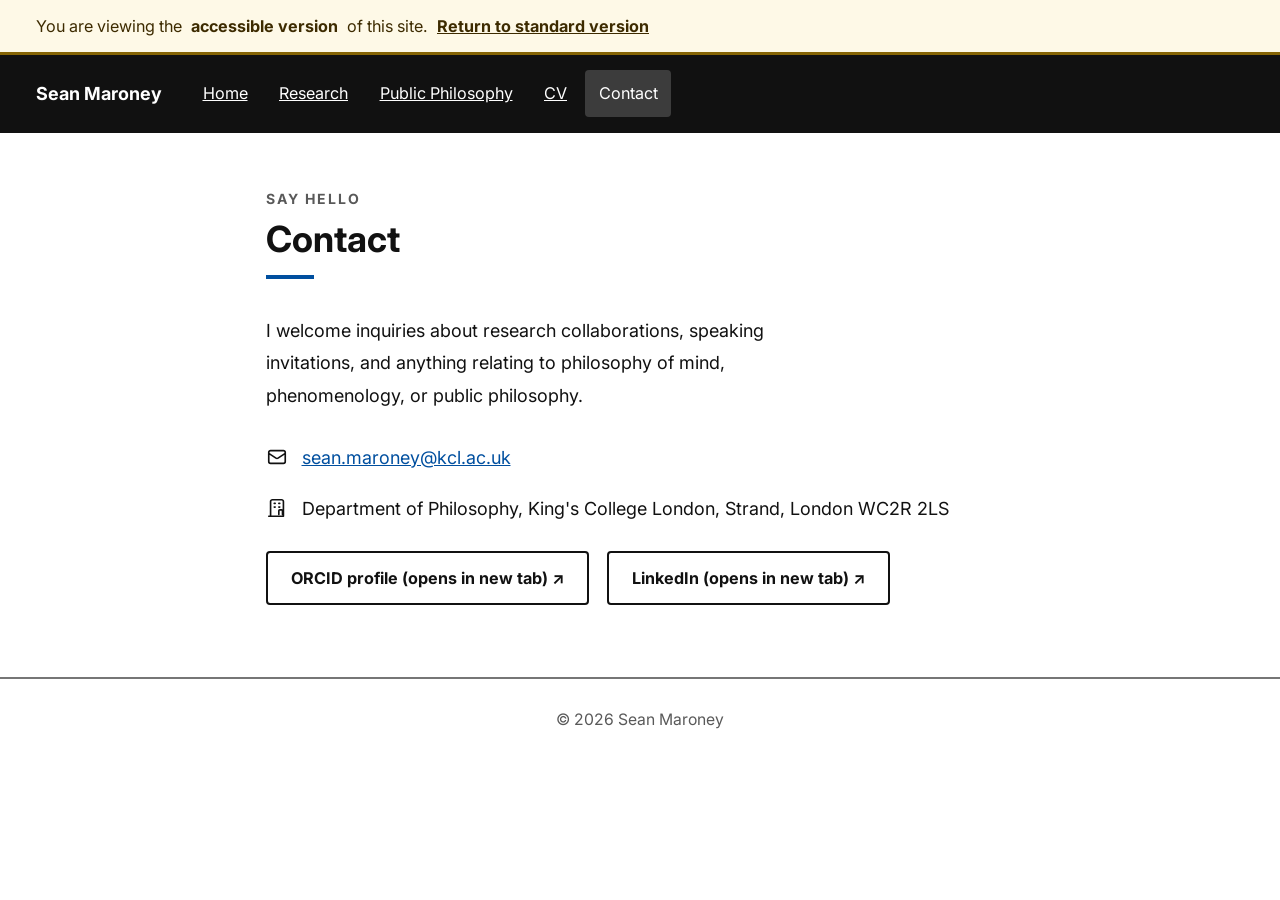
<file: accessible/contact.html>
<!DOCTYPE html>
<html lang="en">
<head>
  <meta charset="UTF-8" />
  <meta name="viewport" content="width=device-width, initial-scale=1.0" />
  <title>Contact — Sean Maroney (Accessible version)</title>
  <link rel="preconnect" href="https://fonts.googleapis.com" />
  <link rel="preconnect" href="https://fonts.gstatic.com" crossorigin />
  <link href="https://fonts.googleapis.com/css2?family=Inter:wght@300;400;600;700&display=swap" rel="stylesheet" />
  <link rel="stylesheet" href="style.css" />
</head>
<body>

  <a class="skip-link" href="#main-content">Skip to main content</a>

  <div class="mode-banner" role="note">
    You are viewing the <strong>accessible version</strong> of this site.
    <a href="../contact.html">Return to standard version</a>
  </div>

  <nav aria-label="Main navigation">
    <a class="nav-logo" href="index.html">Sean Maroney</a>
    <ul class="nav-links">
      <li><a href="index.html">Home</a></li>
      <li><a href="research.html">Research</a></li>
      <li><a href="publicphilosophy.html">Public Philosophy</a></li>
      <li><a href="cv.html">CV</a></li>
      <li><a href="contact.html" class="active" aria-current="page">Contact</a></li>
    </ul>
  </nav>

  <main id="main-content">
    <p class="sec-label">Say hello</p>
    <h1>Contact</h1>
    <div class="sec-rule" role="presentation"></div>

    <p style="font-size:1rem;margin-bottom:1.75rem;line-height:1.8;max-width:520px;">
      I welcome inquiries about research collaborations, speaking invitations,
      and anything relating to philosophy of mind, phenomenology, or public philosophy.
    </p>

    <div class="contact-detail">
      <svg xmlns="http://www.w3.org/2000/svg" fill="none" viewBox="0 0 24 24"
           stroke="currentColor" stroke-width="1.8" aria-hidden="true" focusable="false">
        <path stroke-linecap="round" stroke-linejoin="round"
              d="M3 8l7.89 5.26a2 2 0 002.22 0L21 8M5 19h14a2 2 0 002-2V7a2 2 0 00-2-2H5a2 2 0 00-2 2v10a2 2 0 002 2z"/>
      </svg>
      <a href="mailto:sean.maroney@kcl.ac.uk">sean.maroney@kcl.ac.uk</a>
    </div>

    <div class="contact-detail">
      <svg xmlns="http://www.w3.org/2000/svg" fill="none" viewBox="0 0 24 24"
           stroke="currentColor" stroke-width="1.8" aria-hidden="true" focusable="false">
        <path stroke-linecap="round" stroke-linejoin="round"
              d="M19 21V5a2 2 0 00-2-2H7a2 2 0 00-2 2v16m14 0H3m14 0h2M5 21H3
                 M9 7h1m-1 4h1m4-4h1m-1 4h1m-1 8v-4a1 1 0 011-1h2a1 1 0 011 1v4"/>
      </svg>
      <span>Department of Philosophy, King's College London, Strand, London WC2R 2LS</span>
    </div>

    <div class="social-row">
      <a class="social-btn" href="https://orcid.org/0009-0000-6801-2356" target="_blank" rel="noopener">ORCID profile (opens in new tab) ↗</a>
      <a class="social-btn" href="https://linkedin.com" target="_blank" rel="noopener">LinkedIn (opens in new tab) ↗</a>
    </div>
  </main>

  <footer>
    <p>&copy; 2026 Sean Maroney</p>
  </footer>

</body>
</html>
</file>
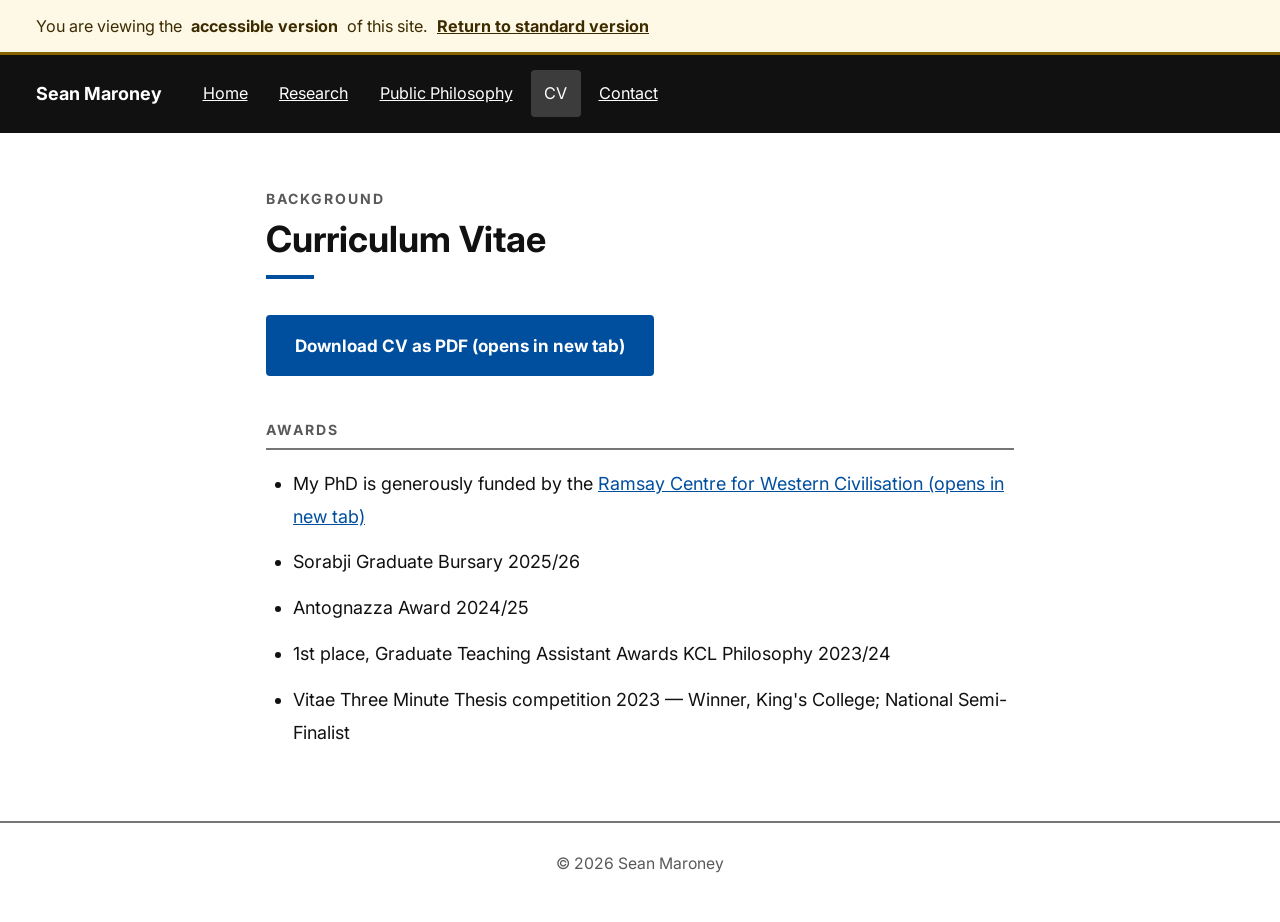
<file: accessible/cv.html>
<!DOCTYPE html>
<html lang="en">
<head>
  <meta charset="UTF-8" />
  <meta name="viewport" content="width=device-width, initial-scale=1.0" />
  <title>CV — Sean Maroney (Accessible version)</title>
  <link rel="preconnect" href="https://fonts.googleapis.com" />
  <link rel="preconnect" href="https://fonts.gstatic.com" crossorigin />
  <link href="https://fonts.googleapis.com/css2?family=Inter:wght@300;400;600;700&display=swap" rel="stylesheet" />
  <link rel="stylesheet" href="style.css" />
</head>
<body>

  <a class="skip-link" href="#main-content">Skip to main content</a>

  <div class="mode-banner" role="note">
    You are viewing the <strong>accessible version</strong> of this site.
    <a href="../cv.html">Return to standard version</a>
  </div>

  <nav aria-label="Main navigation">
    <a class="nav-logo" href="index.html">Sean Maroney</a>
    <ul class="nav-links">
      <li><a href="index.html">Home</a></li>
      <li><a href="research.html">Research</a></li>
      <li><a href="publicphilosophy.html">Public Philosophy</a></li>
      <li><a href="cv.html" class="active" aria-current="page">CV</a></li>
      <li><a href="contact.html">Contact</a></li>
    </ul>
  </nav>

  <main id="main-content">
    <p class="sec-label">Background</p>
    <h1>Curriculum Vitae</h1>
    <div class="sec-rule" role="presentation"></div>

    <div style="margin-bottom:2.5rem;">
      <a class="btn-solid" href="../sean-maroney-cv.pdf" target="_blank" rel="noopener">Download CV as PDF (opens in new tab)</a>
    </div>

    <section aria-labelledby="awards-heading">
      <h2 id="awards-heading" class="research-sub-title">Awards</h2>
      <ul class="award-list">
        <li>My PhD is generously funded by the <a href="https://ramsaypostgradscholarship.com/about-postgraduate-scholarships/" target="_blank" rel="noopener">Ramsay Centre for Western Civilisation (opens in new tab)</a></li>
        <li>Sorabji Graduate Bursary 2025/26</li>
        <li>Antognazza Award 2024/25</li>
        <li>1st place, Graduate Teaching Assistant Awards KCL Philosophy 2023/24</li>
        <li>Vitae Three Minute Thesis competition 2023 — Winner, King's College; National Semi-Finalist</li>
      </ul>
    </section>
  </main>

  <footer>
    <p>&copy; 2026 Sean Maroney</p>
  </footer>

</body>
</html>
</file>
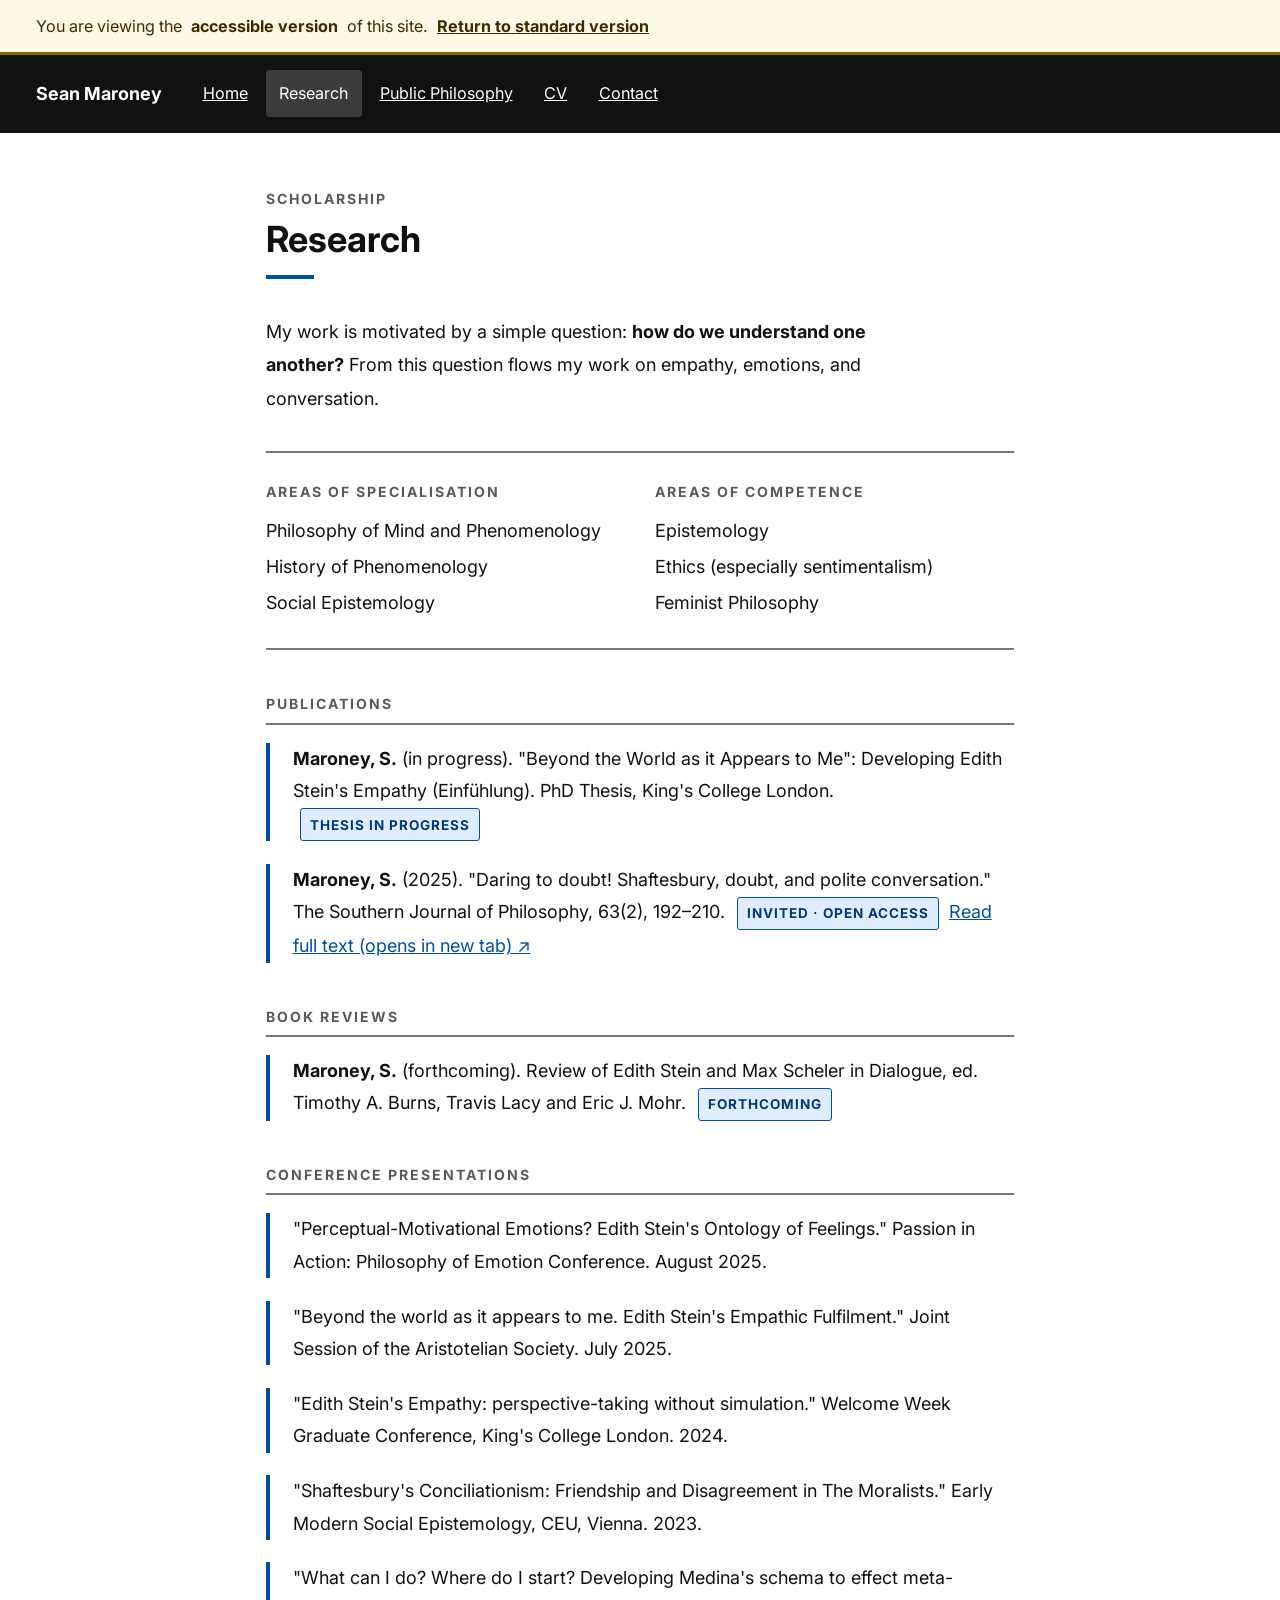
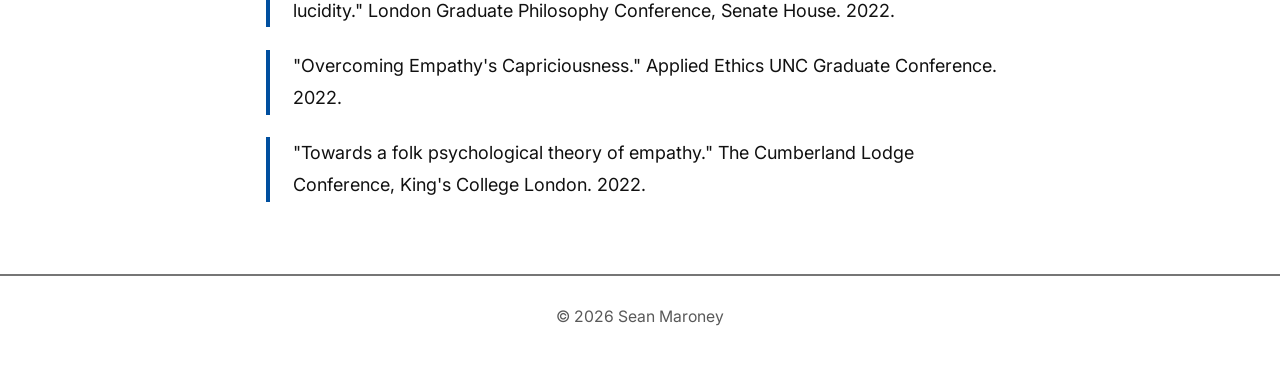
<file: accessible/research.html>
<!DOCTYPE html>
<html lang="en">
<head>
  <meta charset="UTF-8" />
  <meta name="viewport" content="width=device-width, initial-scale=1.0" />
  <title>Research — Sean Maroney (Accessible version)</title>
  <link rel="preconnect" href="https://fonts.googleapis.com" />
  <link rel="preconnect" href="https://fonts.gstatic.com" crossorigin />
  <link href="https://fonts.googleapis.com/css2?family=Inter:wght@300;400;600;700&display=swap" rel="stylesheet" />
  <link rel="stylesheet" href="style.css" />
</head>
<body>

  <a class="skip-link" href="#main-content">Skip to main content</a>

  <div class="mode-banner" role="note">
    You are viewing the <strong>accessible version</strong> of this site.
    <a href="../research.html">Return to standard version</a>
  </div>

  <nav aria-label="Main navigation">
    <a class="nav-logo" href="index.html">Sean Maroney</a>
    <ul class="nav-links">
      <li><a href="index.html">Home</a></li>
      <li><a href="research.html" class="active" aria-current="page">Research</a></li>
      <li><a href="publicphilosophy.html">Public Philosophy</a></li>
      <li><a href="cv.html">CV</a></li>
      <li><a href="contact.html">Contact</a></li>
    </ul>
  </nav>

  <main id="main-content">
    <p class="sec-label">Scholarship</p>
    <h1>Research</h1>
    <div class="sec-rule" role="presentation"></div>

    <p style="font-size:1rem;line-height:1.85;max-width:640px;margin-bottom:2rem;">
      My work is motivated by a simple question: <strong>how do we understand one another?</strong>
      From this question flows my work on empathy, emotions, and conversation.
    </p>

    <div class="areas-grid">
      <div>
        <p class="area-label">Areas of Specialisation</p>
        <ul class="area-list">
          <li>Philosophy of Mind and Phenomenology</li>
          <li>History of Phenomenology</li>
          <li>Social Epistemology</li>
        </ul>
      </div>
      <div>
        <p class="area-label">Areas of Competence</p>
        <ul class="area-list">
          <li>Epistemology</li>
          <li>Ethics (especially sentimentalism)</li>
          <li>Feminist Philosophy</li>
        </ul>
      </div>
    </div>

    <section class="research-sub" aria-labelledby="publications-heading">
      <h2 id="publications-heading" class="research-sub-title">Publications</h2>
      <ul class="bib-list">
        <li>
          <strong>Maroney, S.</strong> (in progress). "Beyond the World as it Appears to Me": Developing Edith Stein's Empathy (Einfühlung). PhD Thesis, King's College London.
          <span class="bib-status">Thesis in progress</span>
        </li>
        <li>
          <strong>Maroney, S.</strong> (2025). "Daring to doubt! Shaftesbury, doubt, and polite conversation." The Southern Journal of Philosophy, 63(2), 192–210.
          <span class="bib-status">Invited · Open access</span>
          &nbsp;<a href="https://doi.org/10.1111/sjp.12621" target="_blank" rel="noopener">Read full text (opens in new tab) ↗</a>
        </li>
      </ul>
    </section>

    <section class="research-sub" aria-labelledby="reviews-heading">
      <h2 id="reviews-heading" class="research-sub-title">Book Reviews</h2>
      <ul class="bib-list">
        <li>
          <strong>Maroney, S.</strong> (forthcoming). Review of Edith Stein and Max Scheler in Dialogue, ed. Timothy A. Burns, Travis Lacy and Eric J. Mohr.
          <span class="bib-status">Forthcoming</span>
        </li>
      </ul>
    </section>

    <section class="research-sub" aria-labelledby="conferences-heading">
      <h2 id="conferences-heading" class="research-sub-title">Conference Presentations</h2>
      <ul class="bib-list">
        <li>"Perceptual-Motivational Emotions? Edith Stein's Ontology of Feelings." Passion in Action: Philosophy of Emotion Conference. August 2025.</li>
        <li>"Beyond the world as it appears to me. Edith Stein's Empathic Fulfilment." Joint Session of the Aristotelian Society. July 2025.</li>
        <li>"Edith Stein's Empathy: perspective-taking without simulation." Welcome Week Graduate Conference, King's College London. 2024.</li>
        <li>"Shaftesbury's Conciliationism: Friendship and Disagreement in The Moralists." Early Modern Social Epistemology, CEU, Vienna. 2023.</li>
        <li>"What can I do? Where do I start? Developing Medina's schema to effect meta-lucidity." London Graduate Philosophy Conference, Senate House. 2022.</li>
        <li>"Overcoming Empathy's Capriciousness." Applied Ethics UNC Graduate Conference. 2022.</li>
        <li>"Towards a folk psychological theory of empathy." The Cumberland Lodge Conference, King's College London. 2022.</li>
      </ul>
    </section>
  </main>

  <footer>
    <p>&copy; 2026 Sean Maroney</p>
  </footer>

</body>
</html>
</file>
<file: style.css>
/* ── Reset ─────────────────────────────────────── */
*, *::before, *::after { box-sizing: border-box; margin: 0; padding: 0; }

/* ── Design Tokens ──────────────────────────────── */
:root {
  --navy:       #2C2825;
  --navy-deep:  #1A1714;
  --gold:       #D4623E;
  --gold-light: #F0977A;
  --cream:      #F6F1EB;
  --warm-white: #FAF8F5;
  --text:       #1E1B18;
  --muted:      #7A726B;
  --border:     #DDD5CC;
  --alt-bg:     #EDE8E0;
}

html { scroll-behavior: smooth; }

body {
  font-family: 'Inter', sans-serif;
  background: var(--warm-white);
  color: var(--text);
  line-height: 1.7;
  font-size: 16px;
}

/* ── Nav ────────────────────────────────────────── */
nav {
  position: sticky;
  top: 0;
  z-index: 100;
  background: var(--navy-deep);
  height: 62px;
  padding: 0 2.5rem;
  display: flex;
  align-items: center;
  justify-content: space-between;
  box-shadow: 0 2px 16px rgba(0,0,0,0.25);
}

.nav-logo {
  font-family: 'Playfair Display', serif;
  font-style: italic;
  color: var(--gold);
  font-size: 1.2rem;
  text-decoration: none;
  letter-spacing: 0.3px;
}

.nav-links {
  list-style: none;
  display: flex;
  gap: 2.25rem;
}

.nav-links a {
  color: rgba(255,255,255,0.8);
  text-decoration: none;
  font-size: 0.82rem;
  font-weight: 500;
  letter-spacing: 1.2px;
  text-transform: uppercase;
  position: relative;
  padding-bottom: 3px;
  transition: color 0.2s;
}

.nav-links a::after {
  content: '';
  position: absolute;
  bottom: 0; left: 0;
  width: 0; height: 2px;
  background: var(--gold);
  transition: width 0.28s ease;
}

.nav-links a:hover { color: var(--gold-light); }
.nav-links a:hover::after { width: 100%; }

.nav-links a.active { color: var(--gold-light); }
.nav-links a.active::after { width: 100%; }

/* ── Hero ───────────────────────────────────────── */
#home {
  background: var(--cream);
  padding: 6rem 2.5rem 5rem;
  min-height: 92vh;
  display: flex;
  align-items: center;
}

.hero-inner {
  max-width: 1080px;
  margin: 0 auto;
  display: grid;
  grid-template-columns: 1fr 340px;
  gap: 5rem;
  align-items: center;
}

.hero-subtitle {
  font-family: 'Playfair Display', serif;
  font-style: italic;
  font-size: 1.55rem;
  color: var(--gold);
  margin-bottom: 0.6rem;
}

.hero-affil {
  font-size: 0.8rem;
  font-weight: 600;
  letter-spacing: 2px;
  text-transform: uppercase;
  color: var(--muted);
  margin-bottom: 2rem;
}

.hero-bio {
  font-size: 1.03rem;
  color: var(--text);
  max-width: 560px;
  line-height: 1.85;
  margin-bottom: 2.5rem;
}

.hero-btns { display: flex; gap: 1rem; flex-wrap: wrap; }

.btn-solid {
  background: var(--navy);
  color: #fff;
  padding: 0.75rem 1.8rem;
  text-decoration: none;
  font-size: 0.88rem;
  font-weight: 600;
  letter-spacing: 0.4px;
  border-radius: 3px;
  transition: background 0.2s, transform 0.15s;
}
.btn-solid:hover { background: var(--gold); transform: translateY(-2px); }

.btn-outline {
  border: 2px solid var(--navy);
  color: var(--navy);
  padding: 0.75rem 1.8rem;
  text-decoration: none;
  font-size: 0.88rem;
  font-weight: 600;
  letter-spacing: 0.4px;
  border-radius: 3px;
  transition: all 0.2s;
}
.btn-outline:hover { background: var(--navy); color: #fff; }

.hero-photo { display: flex; justify-content: center; }

.photo-frame {
  position: relative;
  width: 300px;
  height: 300px;
}

.photo-frame::before {
  content: '';
  position: absolute;
  top: -12px; left: -12px;
  right: 12px; bottom: 12px;
  border: 3px solid var(--gold);
  border-radius: 4px;
  z-index: 0;
}

.photo-frame img {
  width: 300px;
  height: 300px;
  object-fit: cover;
  border-radius: 4px;
  position: relative;
  z-index: 1;
  display: block;
}

/* ── Shared Section Styles ──────────────────────── */
section {
  padding: 5.5rem 2.5rem;
  background: var(--alt-bg);
}

.sec-inner { max-width: 1000px; margin: 0 auto; }

.sec-label {
  font-size: 0.72rem;
  font-weight: 600;
  letter-spacing: 3px;
  text-transform: uppercase;
  color: var(--gold);
  margin-bottom: 0.4rem;
}

.sec-title {
  font-family: 'Playfair Display', serif;
  font-size: 2.3rem;
  color: var(--navy);
  margin-bottom: 0.6rem;
  display: inline-block;
}

.sec-rule {
  width: 44px;
  height: 3px;
  background: var(--gold);
  margin-bottom: 2.75rem;
}

/* ── Research ───────────────────────────────────── */
.interests-row {
  display: grid;
  grid-template-columns: repeat(3, 1fr);
  gap: 2.5rem;
  padding-bottom: 3rem;
  margin-bottom: 3rem;
  border-bottom: 1px solid var(--border);
}

.interest-item h4 {
  font-family: 'Playfair Display', serif;
  font-size: 1rem;
  color: var(--navy);
  margin-bottom: 0.45rem;
}

.interest-item p {
  font-size: 0.88rem;
  color: var(--muted);
  line-height: 1.75;
}

.research-sub { margin-top: 2.75rem; }

.research-sub-title {
  font-family: 'Playfair Display', serif;
  font-size: 1.2rem;
  color: var(--navy);
  padding-bottom: 0.5rem;
  border-bottom: 2px solid var(--border);
  margin-bottom: 1.4rem;
}

.bib-list {
  list-style: none;
  display: flex;
  flex-direction: column;
  gap: 1rem;
}

.bib-list li {
  font-size: 0.93rem;
  color: var(--text);
  line-height: 1.8;
  padding-left: 1.1rem;
  border-left: 2px solid var(--gold);
}

.conf-meta {
  display: block;
  font-size: 0.85rem;
  color: var(--muted);
  margin-top: 0.2rem;
}

.bib-list a {
  color: var(--navy);
  font-weight: 600;
  text-decoration: none;
}

.bib-list a:hover { color: var(--gold); text-decoration: underline; }

.bib-status {
  display: inline-block;
  font-size: 0.72rem;
  font-weight: 600;
  letter-spacing: 0.8px;
  text-transform: uppercase;
  color: var(--gold);
  margin-left: 0.5rem;
  vertical-align: middle;
}

/* ── Public Philosophy ──────────────────────────── */
.public-grid {
  display: grid;
  grid-template-columns: 1fr 1fr;
  gap: 2rem;
}

.public-card {
  background: white;
  border-radius: 4px;
  overflow: hidden;
  box-shadow: 0 2px 12px rgba(0,0,0,0.05);
  transition: transform 0.2s, box-shadow 0.2s;
}

.public-card:hover {
  transform: translateY(-4px);
  box-shadow: 0 8px 28px rgba(44,40,37,0.12);
}

.public-card-band {
  height: 6px;
  background: var(--gold);
}

.public-card-body { padding: 1.75rem 1.8rem 2rem; }

.public-card-icon { font-size: 2rem; margin-bottom: 0.9rem; }

.public-card h3 {
  font-family: 'Playfair Display', serif;
  font-size: 1.25rem;
  color: var(--navy);
  margin-bottom: 0.4rem;
}

.public-card .public-meta {
  font-size: 0.78rem;
  font-weight: 600;
  letter-spacing: 1px;
  text-transform: uppercase;
  color: var(--gold);
  margin-bottom: 1rem;
}

.public-card p {
  font-size: 0.93rem;
  color: var(--muted);
  line-height: 1.8;
}

/* ── CV ─────────────────────────────────────────── */
.cv-columns {
  display: grid;
  grid-template-columns: 1fr 1fr;
  gap: 3.5rem;
}

.cv-block h3 {
  font-family: 'Playfair Display', serif;
  font-size: 1.2rem;
  color: var(--navy);
  padding-bottom: 0.6rem;
  border-bottom: 2px solid var(--border);
  margin-bottom: 1.4rem;
}

.cv-entry {
  padding-left: 1rem;
  border-left: 2px solid var(--gold);
  margin-bottom: 1.6rem;
}

.cv-year {
  font-size: 0.76rem;
  font-weight: 700;
  color: var(--gold);
  letter-spacing: 0.8px;
  text-transform: uppercase;
  margin-bottom: 0.2rem;
}

.cv-role {
  font-family: 'Playfair Display', serif;
  font-size: 1rem;
  color: var(--navy);
  font-weight: 600;
}

.cv-org { font-size: 0.88rem; color: var(--muted); margin-top: 0.15rem; }

.cv-desc {
  font-size: 0.86rem;
  color: var(--muted);
  margin-top: 0.35rem;
  line-height: 1.65;
}

.cv-download-row { margin-top: 3rem; text-align: center; }

/* ── Contact ────────────────────────────────────── */
.contact-grid {
  display: grid;
  grid-template-columns: 1fr 1.15fr;
  gap: 4rem;
  align-items: start;
}

.contact-info h3 {
  font-family: 'Playfair Display', serif;
  font-size: 1.3rem;
  color: var(--navy);
  margin-bottom: 1.4rem;
}

.contact-detail {
  display: flex;
  align-items: flex-start;
  gap: 0.75rem;
  margin-bottom: 1rem;
  font-size: 0.93rem;
}

.contact-detail svg {
  width: 18px; height: 18px;
  flex-shrink: 0;
  margin-top: 2px;
  color: var(--gold);
}

.contact-detail a { color: var(--navy); text-decoration: none; }
.contact-detail a:hover { color: var(--gold); text-decoration: underline; }

.social-row { display: flex; flex-wrap: wrap; gap: 0.65rem; margin-top: 1.75rem; }

.social-btn {
  display: inline-flex;
  align-items: center;
  gap: 0.4rem;
  padding: 0.48rem 1rem;
  border: 1.5px solid var(--navy);
  border-radius: 3px;
  color: var(--navy);
  text-decoration: none;
  font-size: 0.8rem;
  font-weight: 600;
  letter-spacing: 0.4px;
  transition: all 0.2s;
}

.social-btn:hover { background: var(--navy); color: white; }

.contact-form {
  background: white;
  padding: 2.25rem 2rem;
  border-radius: 4px;
  box-shadow: 0 4px 24px rgba(0,0,0,0.07);
}

.contact-form h3 {
  font-family: 'Playfair Display', serif;
  font-size: 1.3rem;
  color: var(--navy);
  margin-bottom: 1.5rem;
}

.form-row { margin-bottom: 1.15rem; }

.form-row label {
  display: block;
  font-size: 0.75rem;
  font-weight: 600;
  letter-spacing: 0.8px;
  text-transform: uppercase;
  color: var(--muted);
  margin-bottom: 0.35rem;
}

.form-row input,
.form-row textarea {
  width: 100%;
  padding: 0.68rem 0.9rem;
  border: 1.5px solid var(--border);
  border-radius: 3px;
  font-family: 'Inter', sans-serif;
  font-size: 0.93rem;
  color: var(--text);
  background: var(--warm-white);
  outline: none;
  transition: border-color 0.2s;
}

.form-row input:focus,
.form-row textarea:focus { border-color: var(--gold); }

.form-row textarea { min-height: 130px; resize: vertical; }

.form-submit {
  width: 100%;
  padding: 0.85rem;
  background: var(--navy);
  color: white;
  border: none;
  border-radius: 3px;
  font-family: 'Inter', sans-serif;
  font-size: 0.93rem;
  font-weight: 600;
  letter-spacing: 0.4px;
  cursor: pointer;
  transition: background 0.2s;
}

.form-submit:hover { background: var(--gold); }

/* ── Footer ─────────────────────────────────────── */
footer {
  background: var(--navy-deep);
  color: rgba(255,255,255,0.5);
  text-align: center;
  padding: 2.25rem 2rem;
  font-size: 0.84rem;
}

footer em { color: var(--gold); font-style: normal; }

/* ── Hamburger Button ───────────────────────────── */
.nav-toggle {
  display: none;
  flex-direction: column;
  justify-content: center;
  gap: 5px;
  background: none;
  border: none;
  cursor: pointer;
  padding: 4px;
  z-index: 101;
}

.nav-toggle span {
  display: block;
  width: 24px;
  height: 2px;
  background: rgba(255,255,255,0.85);
  border-radius: 2px;
  transition: transform 0.3s, opacity 0.3s;
}

.nav-toggle.open span:nth-child(1) { transform: translateY(7px) rotate(45deg); }
.nav-toggle.open span:nth-child(2) { opacity: 0; }
.nav-toggle.open span:nth-child(3) { transform: translateY(-7px) rotate(-45deg); }

/* ── Mobile Responsive ──────────────────────────── */
@media (max-width: 768px) {

  /* Nav */
  nav { position: relative; }

  .nav-toggle { display: flex; }

  .nav-links {
    display: none;
    position: absolute;
    top: 62px;
    left: 0;
    right: 0;
    background: var(--navy-deep);
    flex-direction: column;
    gap: 0;
    padding: 0.5rem 0 1rem;
    box-shadow: 0 6px 20px rgba(0,0,0,0.35);
    z-index: 100;
  }

  .nav-links.open { display: flex; }

  .nav-links li { width: 100%; }

  .nav-links a {
    display: block;
    padding: 0.85rem 2rem;
    font-size: 0.9rem;
  }

  .nav-links a::after { display: none; }

  /* Hero */
  #home {
    padding: 3rem 1.5rem 3.5rem;
    min-height: auto;
  }

  .hero-inner {
    grid-template-columns: 1fr;
    gap: 2.5rem;
    text-align: center;
  }

  .hero-photo {
    order: -1;
  }

  .photo-frame {
    width: 200px;
    height: 200px;
    margin: 0 auto;
  }

  .photo-frame::before {
    top: -8px; left: -8px;
    right: 8px; bottom: 8px;
  }

  .photo-frame img {
    width: 200px;
    height: 200px;
  }

  .hero-bio { max-width: 100%; }

  .hero-btns { justify-content: center; }

  /* Sections */
  section { padding: 3.5rem 1.5rem; }

  .sec-title { font-size: 1.8rem; }

  .hero-subtitle { font-size: 1.3rem; }

  /* Research */
  .interests-row { grid-template-columns: 1fr; gap: 1.5rem; }

  /* Public Philosophy */
  .public-grid { grid-template-columns: 1fr; }

  /* CV */
  .cv-columns { grid-template-columns: 1fr; gap: 2rem; }

  /* Contact */
  .contact-grid { grid-template-columns: 1fr; gap: 2rem; }
}
</file>
<file: accessible/style.css>
/* Accessible stylesheet — WCAG 2.2 AA */
*, *::before, *::after { box-sizing: border-box; margin: 0; padding: 0; }

:root {
  --bg:       #FFFFFF;
  --text:     #111111;
  --muted:    #595959;
  --accent:   #004F9F;
  --border:   #767676;
  --nav-bg:   #111111;
  --nav-text: #FFFFFF;
  --focus:    #C45000;
}

html { font-size: 18px; }

body {
  font-family: 'Inter', Arial, Helvetica, sans-serif;
  background: var(--bg);
  color: var(--text);
  line-height: 1.75;
}

/* Skip link */
.skip-link {
  position: absolute;
  top: -200%;
  left: 1rem;
  background: var(--accent);
  color: #FFFFFF;
  padding: 0.75rem 1.25rem;
  font-size: 1rem;
  font-weight: 700;
  border-radius: 0 0 4px 4px;
  text-decoration: none;
  z-index: 9999;
}
.skip-link:focus { top: 0; }

/* Focus */
:focus-visible {
  outline: 3px solid var(--focus);
  outline-offset: 3px;
}

/* Mode banner */
.mode-banner {
  background: #FEF9E7;
  border-bottom: 3px solid #856404;
  padding: 0.65rem 2rem;
  font-size: 0.9rem;
  color: #3D2B00;
  display: flex;
  align-items: center;
  gap: 0.5rem;
  flex-wrap: wrap;
}
.mode-banner a {
  color: #3D2B00;
  font-weight: 700;
  text-decoration: underline;
}

/* Nav */
nav {
  background: var(--nav-bg);
  padding: 0.875rem 2rem;
  display: flex;
  align-items: center;
  gap: 1.5rem;
  flex-wrap: wrap;
}

.nav-logo {
  color: var(--nav-text);
  font-size: 1rem;
  font-weight: 700;
  text-decoration: none;
  flex-shrink: 0;
}

.nav-links {
  list-style: none;
  display: flex;
  gap: 0.25rem;
  flex-wrap: wrap;
}

.nav-links a {
  color: var(--nav-text);
  text-decoration: underline;
  font-size: 0.9rem;
  padding: 0.5rem 0.75rem;
  border-radius: 4px;
  display: block;
  min-height: 44px;
  display: flex;
  align-items: center;
}
.nav-links a:hover,
.nav-links a.active {
  background: rgba(255,255,255,0.18);
  text-decoration: none;
}

/* Main */
main {
  max-width: 820px;
  margin: 0 auto;
  padding: 3rem 2rem 4rem;
}

/* Page header */
.sec-label {
  font-size: 0.78rem;
  font-weight: 700;
  letter-spacing: 2px;
  text-transform: uppercase;
  color: var(--muted);
  margin-bottom: 0.4rem;
}

h1 {
  font-size: 2rem;
  font-weight: 700;
  color: var(--text);
  line-height: 1.2;
  margin-bottom: 0.75rem;
}

h2 {
  font-size: 1.35rem;
  font-weight: 700;
  color: var(--text);
  line-height: 1.3;
  margin-bottom: 0.5rem;
}

h3 {
  font-size: 1.05rem;
  font-weight: 700;
  color: var(--text);
  margin-bottom: 0.4rem;
}

.sec-rule {
  width: 48px;
  height: 4px;
  background: var(--accent);
  margin-bottom: 2rem;
  border: none;
}

p { margin-bottom: 1rem; }

a {
  color: var(--accent);
  text-decoration: underline;
}
a:hover { text-decoration: none; }

/* Buttons */
.btn-solid {
  display: inline-flex;
  align-items: center;
  background: var(--accent);
  color: #FFFFFF;
  padding: 0.75rem 1.5rem;
  border-radius: 4px;
  text-decoration: none;
  font-weight: 700;
  font-size: 0.95rem;
  min-height: 44px;
  border: 2px solid var(--accent);
}
.btn-solid:hover { background: #003A75; border-color: #003A75; text-decoration: none; }

.btn-outline {
  display: inline-flex;
  align-items: center;
  border: 2px solid var(--accent);
  color: var(--accent);
  padding: 0.75rem 1.5rem;
  border-radius: 4px;
  text-decoration: none;
  font-weight: 700;
  font-size: 0.95rem;
  min-height: 44px;
}
.btn-outline:hover { background: var(--accent); color: #FFFFFF; text-decoration: none; }

/* Hero */
.hero-inner {
  display: flex;
  gap: 3rem;
  align-items: flex-start;
  flex-wrap: wrap;
}

.hero-text { flex: 1; min-width: 260px; }

.hero-subtitle {
  font-size: 0.9rem;
  font-weight: 700;
  color: var(--muted);
  text-transform: uppercase;
  letter-spacing: 1.5px;
  margin-bottom: 0.3rem;
}

.hero-affil {
  font-size: 0.95rem;
  color: var(--muted);
  margin-bottom: 1.5rem;
  font-weight: 600;
}

.hero-bio {
  font-size: 1rem;
  line-height: 1.85;
  margin-bottom: 1.75rem;
}

.hero-btns {
  display: flex;
  gap: 1rem;
  flex-wrap: wrap;
}

.hero-photo { flex-shrink: 0; }

.photo-frame {
  width: 180px;
  height: 180px;
  border-radius: 50%;
  overflow: hidden;
  border: 3px solid var(--border);
}
.photo-frame img { width: 100%; height: 100%; object-fit: cover; }

/* Research areas */
.areas-grid {
  display: flex;
  gap: 3rem;
  flex-wrap: wrap;
  padding: 1.5rem 0;
  border-top: 2px solid var(--border);
  border-bottom: 2px solid var(--border);
  margin-bottom: 2rem;
}

.area-label {
  font-size: 0.78rem;
  font-weight: 700;
  letter-spacing: 2px;
  text-transform: uppercase;
  color: var(--muted);
  margin-bottom: 0.5rem;
}

.area-list {
  list-style: none;
  font-size: 1rem;
  line-height: 2;
  color: var(--text);
}

/* Research sub-sections */
.research-sub { margin-top: 2.5rem; }

.research-sub-title {
  font-size: 0.78rem;
  font-weight: 700;
  letter-spacing: 2px;
  text-transform: uppercase;
  color: var(--muted);
  margin-bottom: 1rem;
  padding-bottom: 0.5rem;
  border-bottom: 2px solid var(--border);
}

.bib-list {
  list-style: none;
  display: flex;
  flex-direction: column;
  gap: 1.25rem;
}

.bib-list li {
  font-size: 1rem;
  line-height: 1.8;
  padding-left: 1.25rem;
  border-left: 4px solid var(--accent);
}

.bib-status {
  display: inline-block;
  font-size: 0.75rem;
  font-weight: 700;
  letter-spacing: 1px;
  text-transform: uppercase;
  background: #E0ECFF;
  color: #003A75;
  padding: 0.2rem 0.5rem;
  border-radius: 3px;
  margin-left: 0.4rem;
  border: 1px solid #004F9F;
}

/* Public philosophy */
.public-grid {
  display: grid;
  grid-template-columns: repeat(auto-fit, minmax(280px, 1fr));
  gap: 1.5rem;
  margin-top: 2rem;
}

.public-card {
  border: 2px solid var(--border);
  border-radius: 6px;
  padding: 1.5rem;
}

.public-meta {
  font-size: 0.875rem;
  color: var(--muted);
  font-weight: 600;
  margin-bottom: 0.75rem;
}

/* CV awards */
.award-list {
  list-style: disc;
  padding-left: 1.5rem;
  display: flex;
  flex-direction: column;
  gap: 0.75rem;
  font-size: 1rem;
  line-height: 1.8;
}

/* Contact */
.contact-detail {
  display: flex;
  align-items: flex-start;
  gap: 0.75rem;
  margin-bottom: 1.25rem;
  font-size: 1rem;
  line-height: 1.6;
}

.contact-detail svg {
  width: 22px;
  height: 22px;
  flex-shrink: 0;
  margin-top: 2px;
  stroke: var(--text);
}

.social-row {
  display: flex;
  gap: 1rem;
  flex-wrap: wrap;
  margin-top: 1.5rem;
}

.social-btn {
  display: inline-flex;
  align-items: center;
  border: 2px solid var(--text);
  color: var(--text);
  padding: 0.6rem 1.25rem;
  border-radius: 4px;
  text-decoration: none;
  font-weight: 700;
  font-size: 0.9rem;
  min-height: 44px;
}
.social-btn:hover { background: var(--text); color: var(--bg); text-decoration: none; }

/* Footer */
footer {
  border-top: 2px solid var(--border);
  padding: 1.5rem 2rem;
  text-align: center;
  font-size: 0.875rem;
  color: var(--muted);
}

/* Responsive */
@media (max-width: 640px) {
  main { padding: 2rem 1.25rem 3rem; }
  nav { padding: 0.875rem 1.25rem; }
  .mode-banner { padding: 0.65rem 1.25rem; }
  .hero-inner { flex-direction: column-reverse; align-items: center; }
  .photo-frame { width: 140px; height: 140px; }
  h1 { font-size: 1.6rem; }
  .areas-grid { gap: 1.5rem; }
}
</file>
